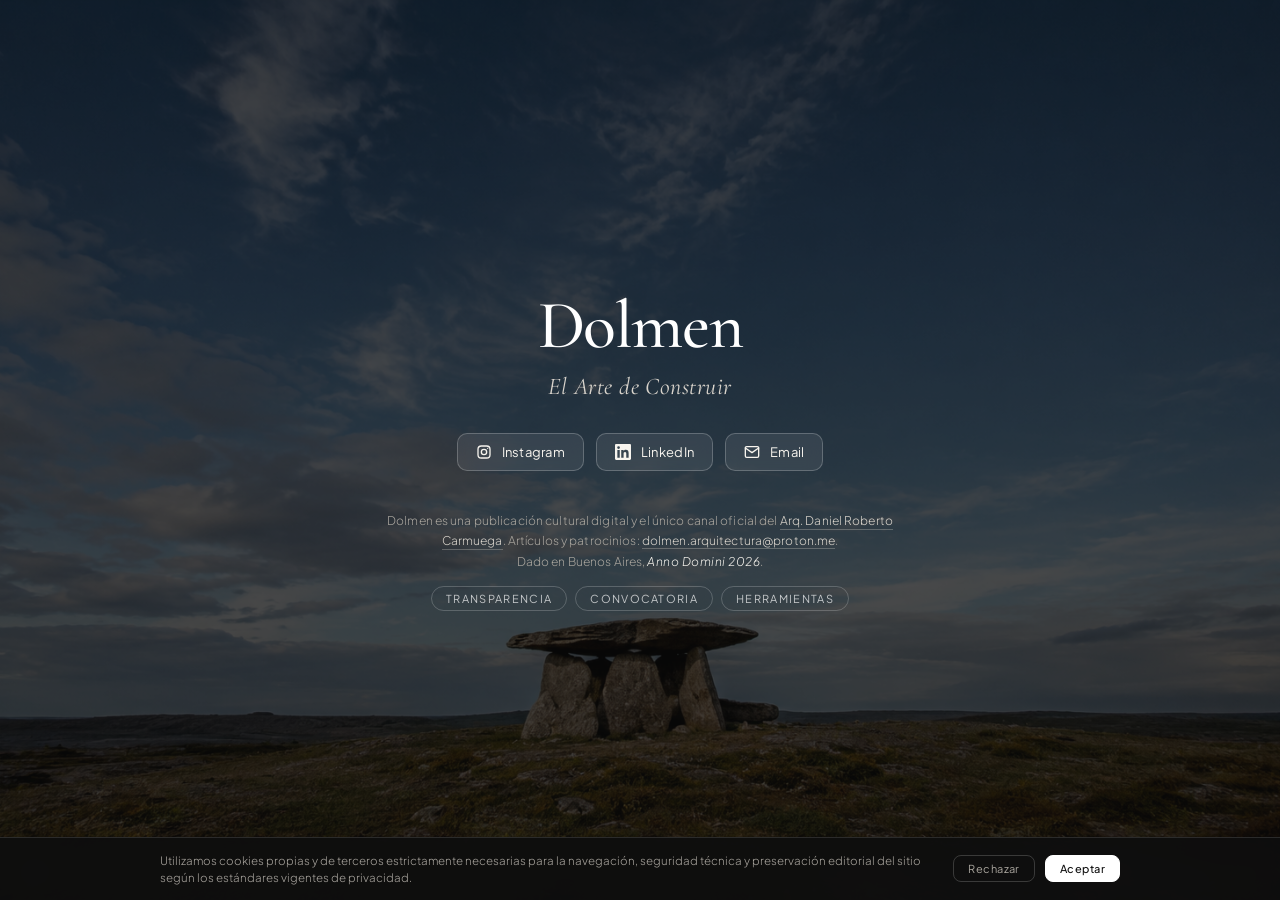
<file: index.html>
<!DOCTYPE html>
<html lang="es">
<head>
    <meta charset="UTF-8">
    <meta name="viewport" content="width=device-width, initial-scale=1.0">
    <title>Dolmen · El Arte de Construir</title>
    
    <!-- Tipografías: Cormorant Garamond y Plus Jakarta Sans -->
    <link rel="preconnect" href="https://fonts.googleapis.com">
    <link rel="preconnect" href="https://fonts.gstatic.com" crossorigin>
    <link href="https://fonts.googleapis.com/css2?family=Cormorant+Garamond:ital,wght@0,400;0,500;1,400&family=Plus+Jakarta+Sans:wght@300;400;500&display=swap" rel="stylesheet">
    
    <link rel="stylesheet" href="style.css">
    <style>
        /* =========================================
           BLOQUEO TOTAL DE SCROLL / PANTALLA FIJA
           ========================================= */
        html, body {
            height: 100%;
            height: 100dvh;
            margin: 0;
            padding: 0;
            overflow: hidden;
            position: fixed;
            width: 100%;
        }

        .hero-background {
            height: 100% !important;
            height: 100dvh !important;
            min-height: 100% !important;
            max-height: 100dvh !important;
            box-sizing: border-box;
            display: flex;
            flex-direction: column;
            justify-content: center;
            align-items: center;
            padding: 24px 20px;
            overflow: hidden;
        }

        .hero-contenido {
            display: flex;
            flex-direction: column;
            align-items: center;
            justify-content: center;
            text-align: center;
            width: 100%;
            max-width: 640px;
            margin: auto 0;
        }

        /* Enlace sutil al perfil del autor */
        .enlace-autor {
            color: #ffffff;
            text-decoration: none;
            border-bottom: 1px solid rgba(255, 255, 255, 0.3);
            padding-bottom: 1px;
            transition: border-color 0.2s ease, opacity 0.2s ease;
        }

        .enlace-autor:hover {
            border-color: #ffffff;
            opacity: 0.85;
        }

        .enlaces-secundarios {
            display: flex;
            justify-content: center;
            align-items: center;
            flex-wrap: wrap;
            gap: 8px;
            margin-top: 14px;
        }

        .enlace-transparencia {
            display: inline-block;
            font-size: 11px;
            letter-spacing: 0.12em;
            text-transform: uppercase;
            color: rgba(255, 255, 255, 0.7);
            border: 1px solid rgba(255, 255, 255, 0.2);
            padding: 5px 14px;
            border-radius: 20px;
            text-decoration: none;
            transition: all 0.25s ease;
        }

        .enlace-transparencia:hover {
            color: #ffffff;
            border-color: rgba(255, 255, 255, 0.55);
            background: rgba(255, 255, 255, 0.05);
        }

        /* Guiño inferior izquierdo idéntico en jerarquía a JC */
        .glifo-juego {
            position: absolute;
            bottom: 20px;
            left: 24px;
            z-index: 2;
            font-family: monospace;
            font-size: 11px;
            font-weight: 400;
            letter-spacing: 0.05em;
            color: #66635e;
            text-decoration: none;
            transition: color 0.2s ease;
        }

        .glifo-juego:hover {
            color: #d8d3cb;
        }

        /* Ajustes de escala proporcional para celulares */
        @media (max-width: 600px) {
            .hero-titulo {
                font-size: clamp(38px, 11vw, 52px) !important;
                margin-bottom: 4px !important;
            }

            .hero-subtitulo {
                font-size: 13px !important;
                letter-spacing: 0.25em !important;
                margin-bottom: 18px !important;
            }

            .contenedor-botones {
                gap: 10px !important;
                margin-bottom: 18px !important;
            }

            .btn-minimal {
                padding: 8px 14px !important;
                font-size: 12px !important;
            }

            .hero-credito {
                font-size: 11px !important;
                line-height: 1.55 !important;
                padding: 0 10px;
            }

            .enlaces-secundarios {
                margin-top: 10px;
                gap: 6px;
            }

            .enlace-transparencia {
                padding: 4px 10px;
                font-size: 9.5px;
                letter-spacing: 0.08em;
            }

            .firma-jc {
                bottom: 14px !important;
                right: 16px !important;
                font-size: 11px !important;
            }

            .glifo-juego {
                bottom: 14px !important;
                left: 16px !important;
                font-size: 11px !important;
            }
        }

        /* Banner de Cookies */
        .cookie-barra-full {
            position: fixed;
            bottom: 0;
            left: 0;
            width: 100%;
            background-color: rgba(14, 14, 14, 0.94);
            border-top: 1px solid rgba(255, 255, 255, 0.12);
            backdrop-filter: blur(12px);
            -webkit-backdrop-filter: blur(12px);
            z-index: 999;
            padding: 14px 20px;
            transition: transform 0.35s ease, opacity 0.35s ease;
        }

        .cookie-barra-full.cookie-oculta {
            opacity: 0;
            transform: translateY(100%);
            pointer-events: none;
        }

        .cookie-contenido {
            max-width: 960px;
            margin: 0 auto;
            display: flex;
            align-items: center;
            justify-content: space-between;
            gap: 20px;
        }

        .cookie-texto {
            font-size: 11.5px;
            line-height: 1.5;
            color: #a8a49d;
            font-weight: 300;
            margin: 0;
        }

        .cookie-acciones {
            display: flex;
            gap: 10px;
            flex-shrink: 0;
        }

        .cookie-btn {
            background: transparent;
            font-family: inherit;
            font-size: 11px;
            letter-spacing: 0.04em;
            padding: 6px 14px;
            border-radius: 8px;
            cursor: pointer;
            transition: all 0.2s ease;
        }

        .cookie-btn-rechazar {
            color: #a8a49d;
            border: 1px solid rgba(255, 255, 255, 0.18);
        }

        .cookie-btn-rechazar:hover {
            color: #ffffff;
            border-color: rgba(255, 255, 255, 0.4);
        }

        .cookie-btn-aceptar {
            background-color: #ffffff;
            color: #121212;
            border: 1px solid #ffffff;
            font-weight: 500;
        }

        .cookie-btn-aceptar:hover {
            background-color: #e5e0d8;
            border-color: #e5e0d8;
        }

        @media (max-width: 600px) {
            .cookie-barra-full {
                padding: 12px 16px;
            }
            .cookie-contenido {
                flex-direction: column;
                align-items: stretch;
                gap: 10px;
            }
            .cookie-acciones {
                justify-content: flex-end;
            }
        }
    </style>
</head>
<body>

    <div class="hero-background">
        <div class="hero-overlay"></div>

        <div class="hero-contenido">
            <h1 class="hero-titulo">Dolmen</h1>
            <p class="hero-subtitulo">El Arte de Construir</p>

            <div class="contenedor-botones">
                <!-- Instagram -->
                <a href="http://instagram.com/_dolmen" target="_blank" rel="noopener noreferrer" class="btn-minimal">
                    <svg class="icono-svg" xmlns="http://www.w3.org/2000/svg" viewBox="0 0 24 24" fill="none" stroke="currentColor" stroke-width="2" stroke-linecap="round" stroke-linejoin="round">
                        <rect x="3" y="3" width="18" height="18" rx="5"/>
                        <circle cx="12" cy="12" r="4"/>
                        <circle cx="17.5" cy="6.5" r="1" fill="currentColor" stroke="none"/>
                    </svg>
                    <span>Instagram</span>
                </a>

                <!-- LinkedIn -->
                <a href="https://www.linkedin.com/company/dolmen-el-arte-de-construir/?utm_source=chatgpt.com" target="_blank" rel="noopener noreferrer" class="btn-minimal">
                    <svg class="icono-svg" xmlns="http://www.w3.org/2000/svg" viewBox="0 0 24 24" fill="currentColor">
                        <path d="M20.447 20.452h-3.554v-5.569c0-1.328-.027-3.037-1.852-3.037-1.853 0-2.136 1.445-2.136 2.939v5.667H9.35V9h3.414v1.561h.049c.476-.9 1.637-1.85 3.37-1.85 3.601 0 4.267 2.37 4.267 5.455v6.286zM5.337 7.433a2.062 2.062 0 1 1 0-4.124 2.062 2.062 0 0 1 0 4.124zM7.119 20.452H3.555V9h3.564v11.452zM22.225 0H1.771C.792 0 0 .774 0 1.729v20.542C0 23.227.792 24 1.771 24h20.451C23.2 24 24 23.227 24 22.271V1.729C24 .774 23.2 0 22.222 0h.003z"/>
                    </svg>
                    <span>LinkedIn</span>
                </a>

                <!-- Email -->
                <a href="mailto:dolmen.arquitectura@proton.me" class="btn-minimal">
                    <svg class="icono-svg" xmlns="http://www.w3.org/2000/svg" viewBox="0 0 24 24" fill="none" stroke="currentColor" stroke-width="2" stroke-linecap="round" stroke-linejoin="round">
                        <path d="M4 4h16c1.1 0 2 .9 2 2v12c0 1.1-.9 2-2 2H4c-1.1 0-2-.9-2-2V6c0-1.1.9-2 2-2z"/>
                        <polyline points="22,6 12,13 2,6"/>
                    </svg>
                    <span>Email</span>
                </a>
            </div>

            <p class="hero-credito">
                Dolmen es una publicación cultural digital y el único canal oficial del <a href="daniel-carmuega.html" class="enlace-autor">Arq. Daniel Roberto Carmuega</a>. Artículos y patrocinios: <a href="mailto:dolmen.arquitectura@proton.me">dolmen.arquitectura@proton.me</a>.<br>
                Dado en Buenos Aires, <span class="destello-anno">Anno Domini 2026</span>.
            </p>

            <div class="enlaces-secundarios">
                <a href="transparencia.html" class="enlace-transparencia">Transparencia</a>
                <a href="convocatoria.html" class="enlace-transparencia">Convocatoria</a>
                <a href="herramientas.html" class="enlace-transparencia">Herramientas</a>
            </div>
        </div>

        <!-- Guiño inferior izquierdo -->
        <a href="game.html" class="glifo-juego" aria-label="▀▄▀">▀▄▀</a>

        <!-- Firma inferior -->
        <a href="https://www.josecarmuega.com" target="_blank" rel="noopener noreferrer" class="firma-jc">JC</a>
    </div>

    <!-- Barra inferior completa de Cookies / Privacidad -->
    <div id="cookie-banner" class="cookie-barra-full">
        <div class="cookie-contenido">
            <p class="cookie-texto">
                Utilizamos cookies propias y de terceros estrictamente necesarias para la navegación, seguridad técnica y preservación editorial del sitio según los estándares vigentes de privacidad.
            </p>
            <div class="cookie-acciones">
                <button type="button" class="cookie-btn cookie-btn-rechazar" onclick="gestionarCookies('rejected')">Rechazar</button>
                <button type="button" class="cookie-btn cookie-btn-aceptar" onclick="gestionarCookies('accepted')">Aceptar</button>
            </div>
        </div>
    </div>

    <script>
        function gestionarCookies(estado) {
            localStorage.setItem('dolmen_cookies_consent', estado);
            const banner = document.getElementById('cookie-banner');
            if (banner) {
                banner.classList.add('cookie-oculta');
                setTimeout(() => { banner.style.display = 'none'; }, 350);
            }
        }

        // Si ya interactuó con el banner antes, no lo muestra
        document.addEventListener('DOMContentLoaded', () => {
            if (localStorage.getItem('dolmen_cookies_consent')) {
                const banner = document.getElementById('cookie-banner');
                if (banner) banner.style.display = 'none';
            }
        });
    </script>

</body>
</html>
</file>
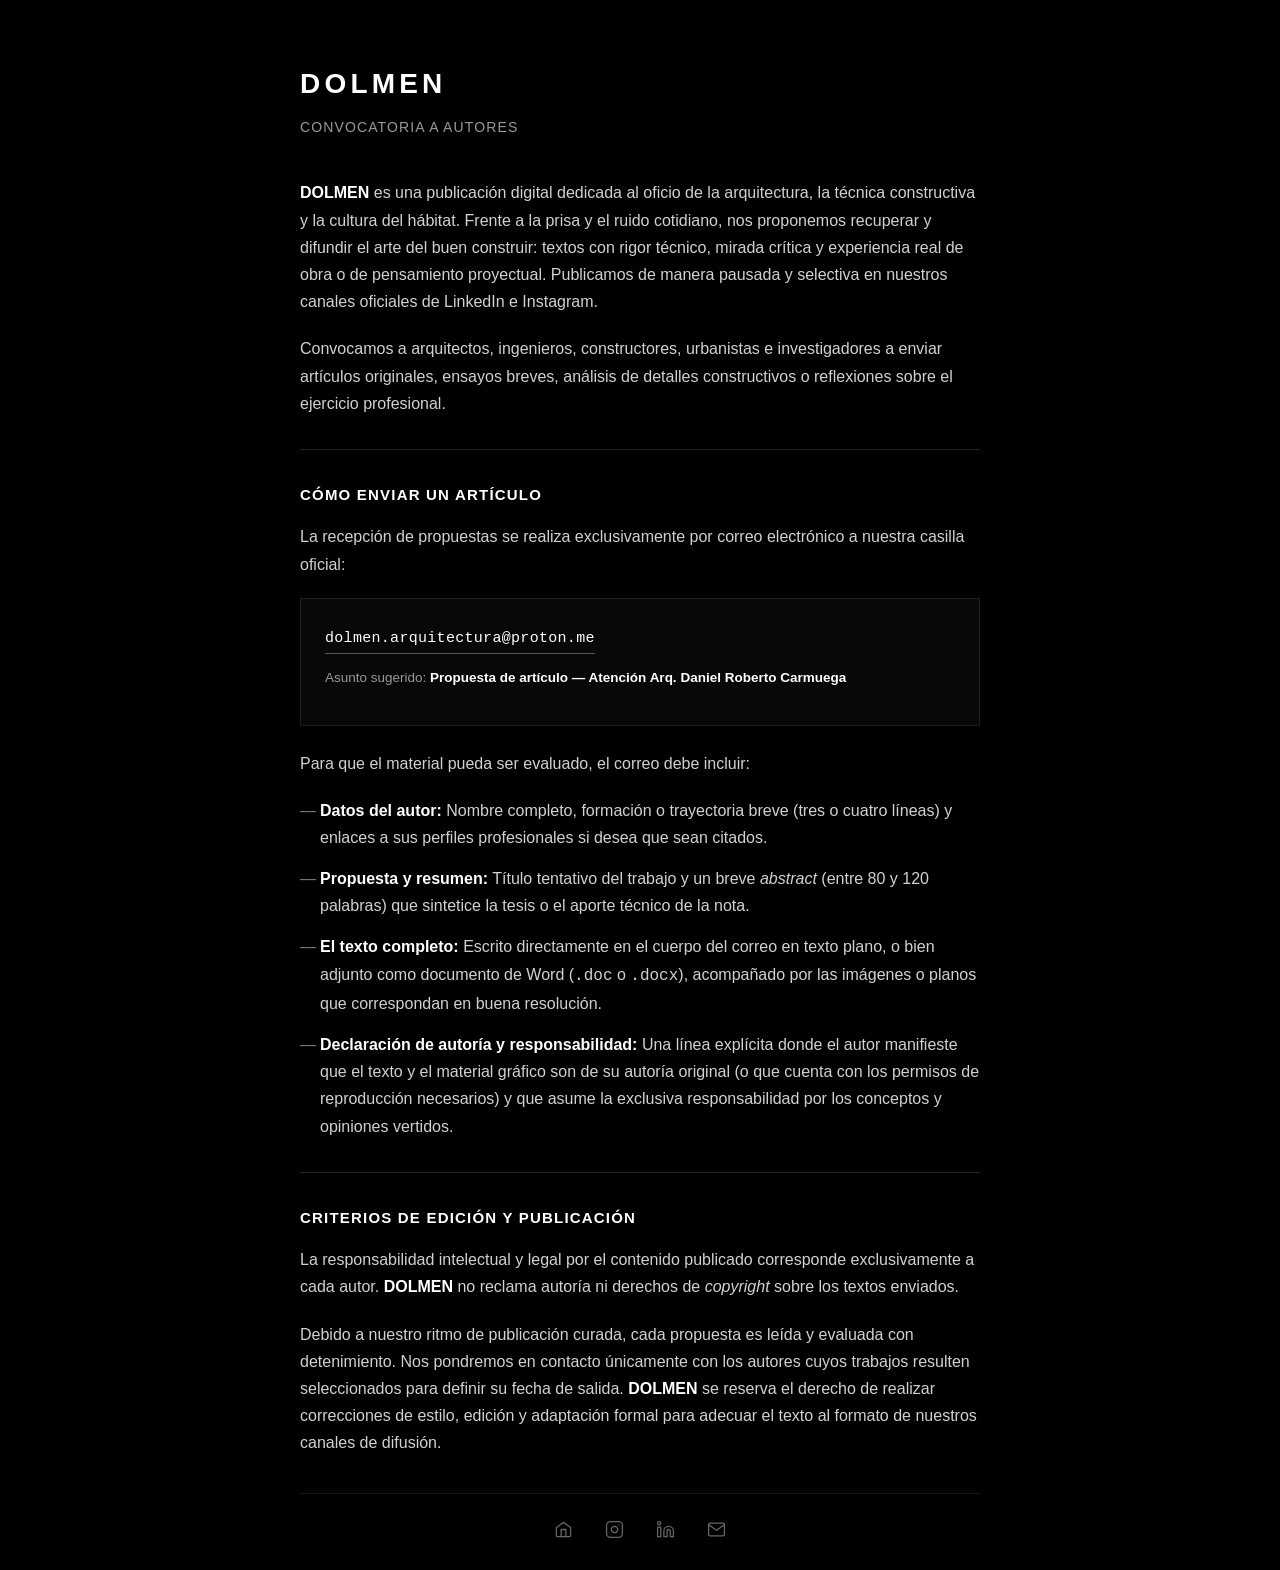
<file: convocatoria.html>
<!DOCTYPE html>
<html lang="es">
<head>
  <meta charset="UTF-8">
  <meta name="viewport" content="width=device-width, initial-scale=1.0">
  <title>DOLMEN | Convocatoria a autores</title>
  <style>
    * {
      box-sizing: border-box;
      margin: 0;
      padding: 0;
    }

    body {
      background-color: #000000;
      color: #e5e5e5;
      font-family: -apple-system, BlinkMacSystemFont, "Segoe UI", Roboto, Helvetica, Arial, sans-serif;
      font-size: 16px;
      line-height: 1.7;
      padding: 60px 24px 28px;
      display: flex;
      justify-content: center;
      -webkit-font-smoothing: antialiased;
      -moz-osx-font-smoothing: grayscale;
    }

    .container {
      width: 100%;
      max-width: 680px;
    }

    header {
      margin-bottom: 40px;
    }

    h1 {
      font-size: 28px;
      font-weight: 700;
      letter-spacing: 0.15em;
      color: #ffffff;
      text-transform: uppercase;
      margin-bottom: 8px;
    }

    .subtitle {
      font-size: 14px;
      font-weight: 500;
      letter-spacing: 0.08em;
      text-transform: uppercase;
      color: #999999;
    }

    hr {
      border: 0;
      border-top: 1px solid #222222;
      margin: 32px 0;
    }

    h2 {
      font-size: 15px;
      font-weight: 600;
      letter-spacing: 0.08em;
      text-transform: uppercase;
      color: #ffffff;
      margin-bottom: 16px;
    }

    p {
      color: #d1d1d1;
      margin-bottom: 20px;
      font-weight: 400;
    }

    strong {
      color: #ffffff;
      font-weight: 600;
    }

    em {
      font-style: italic;
    }

    .nowrap {
      white-space: nowrap;
    }

    ul {
      list-style: none;
      margin-bottom: 20px;
    }

    li {
      position: relative;
      padding-left: 20px;
      margin-bottom: 14px;
      color: #d1d1d1;
      font-weight: 400;
    }

    li::before {
      content: "—";
      position: absolute;
      left: 0;
      color: #777777;
    }

    .contact-block {
      background-color: #080808;
      border: 1px solid #1f1f1f;
      padding: 24px;
      margin-top: 20px;
      margin-bottom: 24px;
    }

    .contact-block p {
      margin-bottom: 12px;
    }

    .email-link {
      display: inline-block;
      color: #ffffff;
      text-decoration: none;
      font-family: monospace;
      font-size: 15px;
      letter-spacing: 0.02em;
      border-bottom: 1px solid #555555;
      padding-bottom: 2px;
      transition: border-color 0.2s ease, color 0.2s ease;
    }

    .email-link:hover {
      border-color: #ffffff;
      color: #ffffff;
    }

    .subject-note {
      font-size: 13.5px;
      color: #999999;
      margin-top: 14px;
      margin-bottom: 0;
      line-height: 1.5;
    }

    footer {
      margin-top: 36px;
      padding-top: 20px;
      border-top: 1px solid #161616;
      display: flex;
      justify-content: center;
      align-items: center;
      gap: 20px;
    }

    .footer-link {
      display: inline-flex;
      align-items: center;
      justify-content: center;
      color: #666666;
      text-decoration: none;
      transition: color 0.2s ease, transform 0.2s ease;
      padding: 6px;
    }

    .footer-link:hover {
      color: #ffffff;
      transform: translateY(-1px);
    }

    .footer-link svg {
      width: 19px;
      height: 19px;
      stroke-width: 1.6;
    }

    @media (max-width: 600px) {
      body {
        padding: 40px 20px 28px;
      }
    }
  </style>
</head>
<body>

  <main class="container">
    <header>
      <h1>DOLMEN</h1>
      <div class="subtitle">Convocatoria a autores</div>
    </header>

    <section>
      <p>
        <strong>DOLMEN</strong> es una publicación digital dedicada al oficio de la arquitectura, la técnica constructiva y la cultura del hábitat. Frente a la prisa y el ruido cotidiano, nos proponemos recuperar y difundir el arte del buen construir: textos con rigor técnico, mirada crítica y experiencia real de obra o de pensamiento proyectual. Publicamos de manera pausada y selectiva en nuestros canales oficiales de LinkedIn e Instagram.
      </p>
      <p>
        Convocamos a arquitectos, ingenieros, constructores, urbanistas e investigadores a enviar artículos originales, ensayos breves, análisis de detalles constructivos o reflexiones sobre el ejercicio profesional.
      </p>
    </section>

    <hr>

    <section>
      <h2>Cómo enviar un artículo</h2>
      <p>
        La recepción de propuestas se realiza exclusivamente por correo electrónico a nuestra casilla oficial:
      </p>

      <div class="contact-block">
        <a class="email-link" href="mailto:dolmen.arquitectura@proton.me?subject=Propuesta%20de%20art%C3%ADculo%20%E2%80%94%20Atenci%C3%B3n%20Arq.%20Daniel%20Roberto%20Carmuega">dolmen.arquitectura@proton.me</a>
        <p class="subject-note">
          Asunto sugerido: <strong>Propuesta de artículo — Atención <span class="nowrap">Arq. Daniel Roberto Carmuega</span></strong>
        </p>
      </div>

      <p>
        Para que el material pueda ser evaluado, el correo debe incluir:
      </p>

      <ul>
        <li>
          <strong>Datos del autor:</strong> Nombre completo, formación o trayectoria breve (tres o cuatro líneas) y enlaces a sus perfiles profesionales si desea que sean citados.
        </li>
        <li>
          <strong>Propuesta y resumen:</strong> Título tentativo del trabajo y un breve <em>abstract</em> (entre 80 y 120 palabras) que sintetice la tesis o el aporte técnico de la nota.
        </li>
        <li>
          <strong>El texto completo:</strong> Escrito directamente en el cuerpo del correo en texto plano, o bien adjunto como documento de Word (<code>.doc</code> o <code>.docx</code>), acompañado por las imágenes o planos que correspondan en buena resolución.
        </li>
        <li>
          <strong>Declaración de autoría y responsabilidad:</strong> Una línea explícita donde el autor manifieste que el texto y el material gráfico son de su autoría original (o que cuenta con los permisos de reproducción necesarios) y que asume la exclusiva responsabilidad por los conceptos y opiniones vertidos.
        </li>
      </ul>
    </section>

    <hr>

    <section>
      <h2>Criterios de edición y publicación</h2>
      <p>
        La responsabilidad intelectual y legal por el contenido publicado corresponde exclusivamente a cada autor. <strong>DOLMEN</strong> no reclama autoría ni derechos de <em>copyright</em> sobre los textos enviados.
      </p>
      <p>
        Debido a nuestro ritmo de publicación curada, cada propuesta es leída y evaluada con detenimiento. Nos pondremos en contacto únicamente con los autores cuyos trabajos resulten seleccionados para definir su fecha de salida. <strong>DOLMEN</strong> se reserva el derecho de realizar correcciones de estilo, edición y adaptación formal para adecuar el texto al formato de nuestros canales de difusión.
      </p>
    </section>

    <footer>
      <!-- Home -->
      <a class="footer-link" href="/" aria-label="Inicio">
        <svg xmlns="http://www.w3.org/2000/svg" viewBox="0 0 24 24" fill="none" stroke="currentColor" stroke-linecap="round" stroke-linejoin="round">
          <path d="M3 9.5L12 3l9 6.5V20a1 1 0 0 1-1 1H4a1 1 0 0 1-1-1V9.5z"/>
          <polyline points="9 21 9 12 15 12 15 21"/>
        </svg>
      </a>

      <!-- Instagram -->
      <a class="footer-link" href="https://instagram.com/_dolmen" target="_blank" rel="noopener noreferrer" aria-label="Instagram">
        <svg xmlns="http://www.w3.org/2000/svg" viewBox="0 0 24 24" fill="none" stroke="currentColor" stroke-linecap="round" stroke-linejoin="round">
          <rect x="2" y="2" width="20" height="20" rx="5" ry="5"/>
          <path d="M16 11.37A4 4 0 1 1 12.63 8 4 4 0 0 1 16 11.37z"/>
          <line x1="17.5" y1="6.5" x2="17.51" y2="6.5"/>
        </svg>
      </a>

      <!-- LinkedIn -->
      <a class="footer-link" href="https://www.linkedin.com/company/dolmen-arquitectura" target="_blank" rel="noopener noreferrer" aria-label="LinkedIn">
        <svg xmlns="http://www.w3.org/2000/svg" viewBox="0 0 24 24" fill="none" stroke="currentColor" stroke-linecap="round" stroke-linejoin="round">
          <path d="M16 8a6 6 0 0 1 6 6v7h-4v-7a2 2 0 0 0-2-2 2 2 0 0 0-2 2v7h-4v-7a6 6 0 0 1 6-6z"/>
          <rect x="2" y="9" width="4" height="12"/>
          <circle cx="4" cy="4" r="2"/>
        </svg>
      </a>

      <!-- Email -->
      <a class="footer-link" href="mailto:dolmen.arquitectura@proton.me" aria-label="Email">
        <svg xmlns="http://www.w3.org/2000/svg" viewBox="0 0 24 24" fill="none" stroke="currentColor" stroke-linecap="round" stroke-linejoin="round">
          <path d="M4 4h16c1.1 0 2 .9 2 2v12c0 1.1-.9 2-2 2H4c-1.1 0-2-.9-2-2V6c0-1.1.9-2 2-2z"/>
          <polyline points="22,6 12,13 2,6"/>
        </svg>
      </a>
    </footer>
  </main>

</body>
</html>
</file>
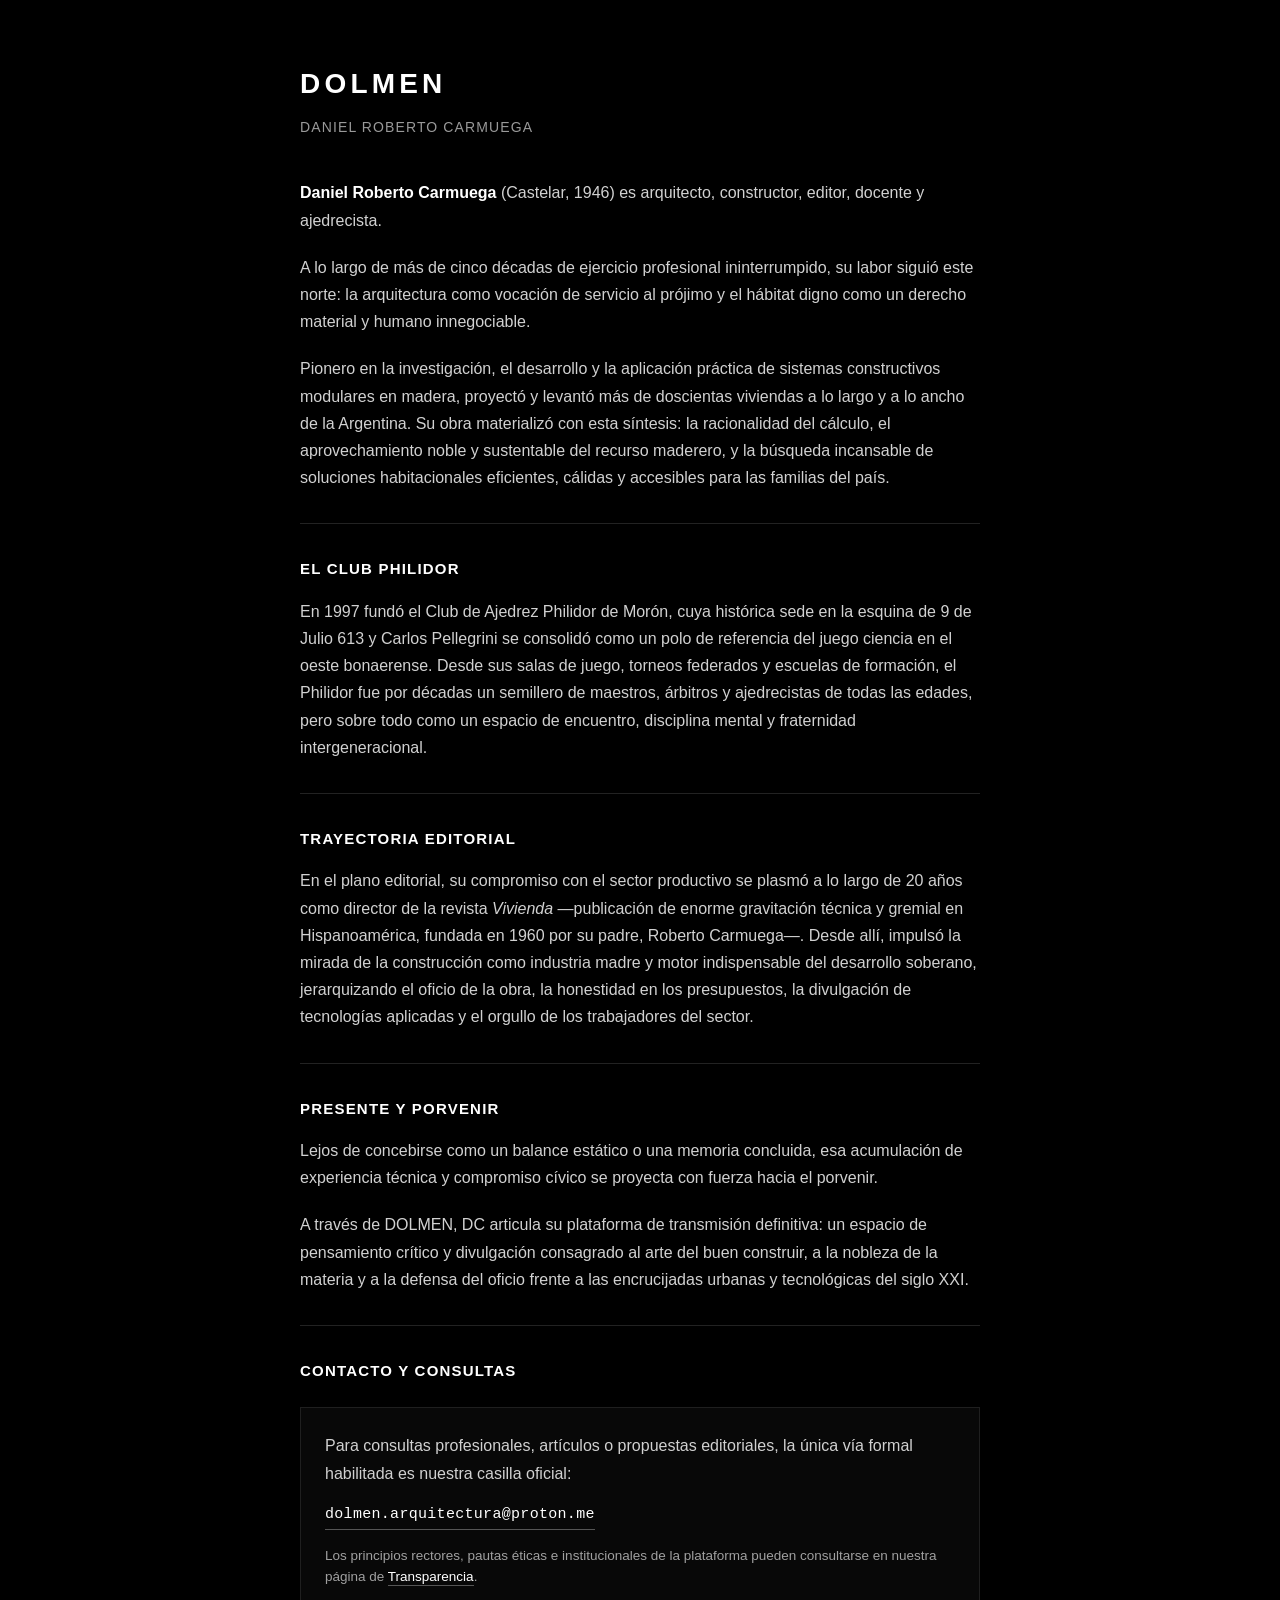
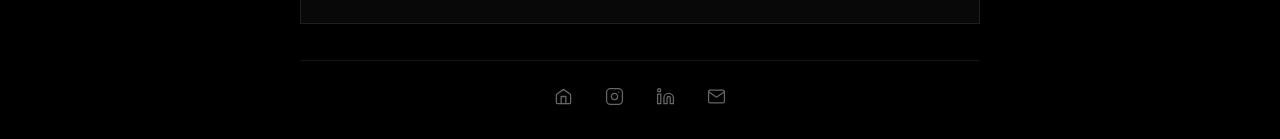
<file: daniel-carmuega.html>
<!DOCTYPE html>
<html lang="es">
<head>
  <meta charset="UTF-8">
  <meta name="viewport" content="width=device-width, initial-scale=1.0">
  <title>DOLMEN | Daniel Roberto Carmuega</title>
  <style>
    * {
      box-sizing: border-box;
      margin: 0;
      padding: 0;
    }

    body {
      background-color: #000000;
      color: #e5e5e5;
      font-family: -apple-system, BlinkMacSystemFont, "Segoe UI", Roboto, Helvetica, Arial, sans-serif;
      font-size: 16px;
      line-height: 1.7;
      padding: 60px 24px 28px;
      display: flex;
      justify-content: center;
      -webkit-font-smoothing: antialiased;
      -moz-osx-font-smoothing: grayscale;
    }

    .container {
      width: 100%;
      max-width: 680px;
    }

    header {
      margin-bottom: 40px;
    }

    h1 {
      font-size: 28px;
      font-weight: 700;
      letter-spacing: 0.15em;
      color: #ffffff;
      text-transform: uppercase;
      margin-bottom: 8px;
    }

    .subtitle {
      font-size: 14px;
      font-weight: 500;
      letter-spacing: 0.08em;
      text-transform: uppercase;
      color: #999999;
    }

    hr {
      border: 0;
      border-top: 1px solid #222222;
      margin: 32px 0;
    }

    h2 {
      font-size: 15px;
      font-weight: 600;
      letter-spacing: 0.08em;
      text-transform: uppercase;
      color: #ffffff;
      margin-bottom: 16px;
    }

    p {
      color: #d1d1d1;
      margin-bottom: 20px;
      font-weight: 400;
    }

    strong {
      color: #ffffff;
      font-weight: 600;
    }

    .nowrap {
      white-space: nowrap;
    }

    .inline-link {
      color: #ffffff;
      text-decoration: none;
      border-bottom: 1px solid #555555;
      padding-bottom: 1px;
      transition: border-color 0.2s ease;
    }

    .inline-link:hover {
      border-color: #ffffff;
    }

    .contact-block {
      background-color: #080808;
      border: 1px solid #1f1f1f;
      padding: 24px;
      margin-top: 24px;
      margin-bottom: 20px;
    }

    .contact-block p {
      margin-bottom: 12px;
    }

    .email-link {
      display: inline-block;
      color: #ffffff;
      text-decoration: none;
      font-family: monospace;
      font-size: 15px;
      letter-spacing: 0.02em;
      border-bottom: 1px solid #555555;
      padding-bottom: 2px;
      transition: border-color 0.2s ease, color 0.2s ease;
    }

    .email-link:hover {
      border-color: #ffffff;
      color: #ffffff;
    }

    .disclaimer {
      font-size: 13.5px;
      color: #a0a0a0;
      margin-top: 16px;
      margin-bottom: 0;
      line-height: 1.5;
    }

    footer {
      margin-top: 36px;
      padding-top: 20px;
      border-top: 1px solid #161616;
      display: flex;
      justify-content: center;
      align-items: center;
      gap: 20px;
    }

    .footer-link {
      display: inline-flex;
      align-items: center;
      justify-content: center;
      color: #666666;
      text-decoration: none;
      transition: color 0.2s ease, transform 0.2s ease;
      padding: 6px;
    }

    .footer-link:hover {
      color: #ffffff;
      transform: translateY(-1px);
    }

    .footer-link svg {
      width: 19px;
      height: 19px;
      stroke-width: 1.6;
    }
  </style>
</head>
<body>

  <main class="container">
    <header>
      <h1>DOLMEN</h1>
      <div class="subtitle">Daniel Roberto Carmuega</div>
    </header>

    <section>
      <p>
        <strong>Daniel Roberto Carmuega</strong> (Castelar, 1946) es arquitecto, constructor, editor, docente y ajedrecista.
      </p>
      <p>
        A lo largo de más de cinco décadas de ejercicio profesional ininterrumpido, su labor siguió este norte: la arquitectura como vocación de servicio al prójimo y el hábitat digno como un derecho material y humano innegociable.
      </p>
      <p>
        Pionero en la investigación, el desarrollo y la aplicación práctica de sistemas constructivos modulares en madera, proyectó y levantó más de doscientas viviendas a lo largo y a lo ancho de la Argentina. Su obra materializó con esta síntesis: la racionalidad del cálculo, el aprovechamiento noble y sustentable del recurso maderero, y la búsqueda incansable de soluciones habitacionales eficientes, cálidas y accesibles para las familias del país.
      </p>
    </section>

    <hr>

    <section>
      <h2>El Club Philidor</h2>
      <p>
        En 1997 fundó el Club de Ajedrez Philidor de Morón, cuya histórica sede en la esquina de 9 de Julio 613 y Carlos Pellegrini se consolidó como un polo de referencia del juego ciencia en el oeste bonaerense. Desde sus salas de juego, torneos federados y escuelas de formación, el Philidor fue por décadas un semillero de maestros, árbitros y ajedrecistas de todas las edades, pero sobre todo como un espacio de encuentro, disciplina mental y fraternidad intergeneracional.
      </p>
    </section>

    <hr>

    <section>
      <h2>Trayectoria editorial</h2>
      <p>
        En el plano editorial, su compromiso con el sector productivo se plasmó a lo largo de 20 años como director de la revista <em>Vivienda</em> —publicación de enorme gravitación técnica y gremial en Hispanoamérica, fundada en 1960 por su padre, Roberto Carmuega—. Desde allí, impulsó la mirada de la construcción como industria madre y motor indispensable del desarrollo soberano, jerarquizando el oficio de la obra, la honestidad en los presupuestos, la divulgación de tecnologías aplicadas y el orgullo de los trabajadores del sector.
      </p>
    </section>

    <hr>

    <section>
      <h2>Presente y porvenir</h2>
      <p>
        Lejos de concebirse como un balance estático o una memoria concluida, esa acumulación de experiencia técnica y compromiso cívico se proyecta con fuerza hacia el porvenir.
      </p>
      <p>
        A través de DOLMEN, DC articula su plataforma de transmisión definitiva: un espacio de pensamiento crítico y divulgación consagrado al arte del buen construir, a la nobleza de la materia y a la defensa del oficio frente a las encrucijadas urbanas y tecnológicas del siglo XXI.
      </p>
    </section>

    <hr>

    <section>
      <h2>Contacto y consultas</h2>
      <div class="contact-block">
        <p>
          Para consultas profesionales, artículos o propuestas editoriales, la única vía formal habilitada es nuestra casilla oficial:
        </p>
        <a class="email-link" href="mailto:dolmen.arquitectura@proton.me">dolmen.arquitectura@proton.me</a>
        <p class="disclaimer">
          Los principios rectores, pautas éticas e institucionales de la plataforma pueden consultarse en nuestra página de <a class="inline-link" href="transparencia.html">Transparencia</a>.
        </p>
      </div>
    </section>

    <footer>
      <!-- Home -->
      <a class="footer-link" href="/" aria-label="Inicio">
        <svg xmlns="http://www.w3.org/2000/svg" viewBox="0 0 24 24" fill="none" stroke="currentColor" stroke-linecap="round" stroke-linejoin="round">
          <path d="M3 9.5L12 3l9 6.5V20a1 1 0 0 1-1 1H4a1 1 0 0 1-1-1V9.5z"/>
          <polyline points="9 21 9 12 15 12 15 21"/>
        </svg>
      </a>

      <!-- Instagram -->
      <a class="footer-link" href="https://instagram.com/_dolmen" target="_blank" rel="noopener noreferrer" aria-label="Instagram">
        <svg xmlns="http://www.w3.org/2000/svg" viewBox="0 0 24 24" fill="none" stroke="currentColor" stroke-linecap="round" stroke-linejoin="round">
          <rect x="2" y="2" width="20" height="20" rx="5" ry="5"/>
          <path d="M16 11.37A4 4 0 1 1 12.63 8 4 4 0 0 1 16 11.37z"/>
          <line x1="17.5" y1="6.5" x2="17.51" y2="6.5"/>
        </svg>
      </a>

      <!-- LinkedIn -->
      <a class="footer-link" href="https://www.linkedin.com/company/dolmen-arquitectura" target="_blank" rel="noopener noreferrer" aria-label="LinkedIn">
        <svg xmlns="http://www.w3.org/2000/svg" viewBox="0 0 24 24" fill="none" stroke="currentColor" stroke-linecap="round" stroke-linejoin="round">
          <path d="M16 8a6 6 0 0 1 6 6v7h-4v-7a2 2 0 0 0-2-2 2 2 0 0 0-2 2v7h-4v-7a6 6 0 0 1 6-6z"/>
          <rect x="2" y="9" width="4" height="12"/>
          <circle cx="4" cy="4" r="2"/>
        </svg>
      </a>

      <!-- Email -->
      <a class="footer-link" href="mailto:dolmen.arquitectura@proton.me" aria-label="Email">
        <svg xmlns="http://www.w3.org/2000/svg" viewBox="0 0 24 24" fill="none" stroke="currentColor" stroke-linecap="round" stroke-linejoin="round">
          <path d="M4 4h16c1.1 0 2 .9 2 2v12c0 1.1-.9 2-2 2H4c-1.1 0-2-.9-2-2V6c0-1.1.9-2 2-2z"/>
          <polyline points="22,6 12,13 2,6"/>
        </svg>
      </a>
    </footer>
  </main>

</body>
</html>
</file>
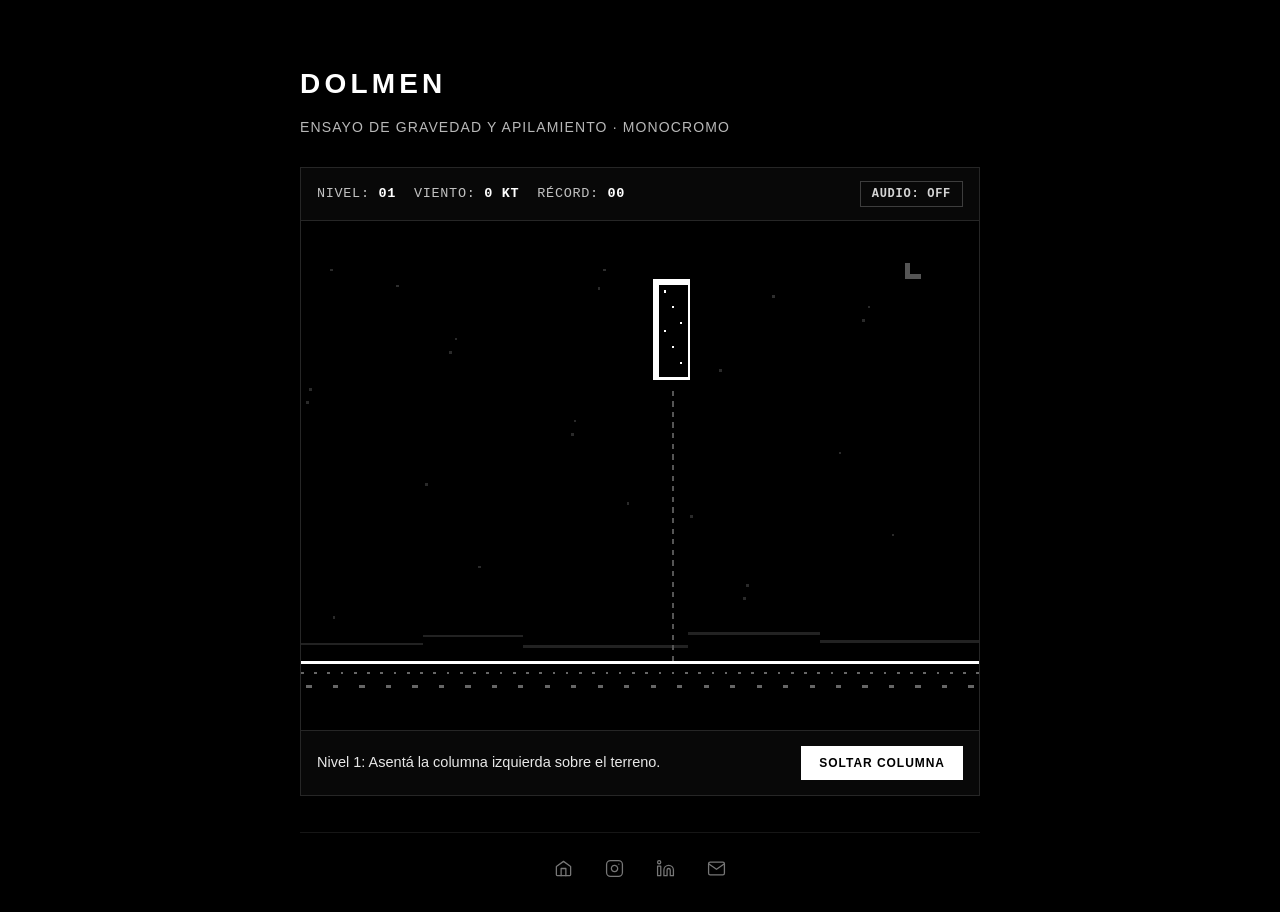
<file: game.html>
<!DOCTYPE html>
<html lang="es">
<head>
  <meta charset="UTF-8">
  <meta name="viewport" content="width=device-width, initial-scale=1.0, maximum-scale=1.0, user-scalable=no">
  <title>DOLMEN | Torre Megalítica</title>
  <style>
    * {
      box-sizing: border-box;
      margin: 0;
      padding: 0;
      -webkit-tap-highlight-color: transparent;
    }

    body {
      background-color: #000000;
      color: #f0f0f0;
      font-family: -apple-system, BlinkMacSystemFont, "Segoe UI", Roboto, Helvetica, Arial, sans-serif;
      font-size: 16px;
      line-height: 1.7;
      padding: 60px 24px 28px;
      display: flex;
      justify-content: center;
      -webkit-font-smoothing: antialiased;
      -moz-osx-font-smoothing: grayscale;
    }

    .container {
      width: 100%;
      max-width: 680px;
    }

    header {
      margin-bottom: 28px;
    }

    h1 {
      font-size: 28px;
      font-weight: 700;
      letter-spacing: 0.15em;
      color: #ffffff;
      text-transform: uppercase;
      margin-bottom: 8px;
    }

    .subtitle {
      font-size: 14px;
      font-weight: 500;
      letter-spacing: 0.08em;
      text-transform: uppercase;
      color: #b8b8b8;
    }

    /* Barra superior técnica con alta legibilidad */
    .game-hud {
      display: flex;
      justify-content: space-between;
      align-items: center;
      flex-wrap: wrap;
      gap: 10px;
      background-color: #080808;
      border: 1px solid #262626;
      border-bottom: 0;
      padding: 13px 16px;
      font-family: "Courier New", Courier, monospace;
      font-size: 13.5px;
      letter-spacing: 0.05em;
      text-transform: uppercase;
      color: #c2c2c2;
    }

    .hud-stats {
      display: flex;
      flex-wrap: wrap;
      gap: 18px;
    }

    .hud-stats strong {
      color: #ffffff;
      font-weight: 700;
    }

    .sound-btn {
      background: transparent;
      border: 1px solid #3d3d3d;
      color: #d4d4d4;
      font-family: inherit;
      font-size: 12px;
      font-weight: 600;
      letter-spacing: 0.06em;
      text-transform: uppercase;
      padding: 5px 11px;
      cursor: pointer;
      transition: all 0.2s ease;
    }

    .sound-btn:hover {
      border-color: #ffffff;
      color: #ffffff;
    }

    /* Visor Monocromo 1-Bit */
    .canvas-frame {
      position: relative;
      width: 100%;
      background-color: #000000;
      border: 1px solid #262626;
      overflow: hidden;
      touch-action: manipulation;
      user-select: none;
    }

    canvas {
      display: block;
      width: 100%;
      height: auto;
      aspect-ratio: 4 / 3;
      image-rendering: pixelated;
      image-rendering: crisp-edges;
      cursor: pointer;
    }

    /* Pie de control bajo el visor */
    .game-caption {
      background-color: #080808;
      border: 1px solid #262626;
      border-top: 0;
      padding: 15px 16px;
      display: flex;
      justify-content: space-between;
      align-items: center;
      gap: 14px;
      font-size: 14.5px;
      line-height: 1.45;
      color: #e8e8e8;
    }

    .action-pill {
      background-color: #ffffff;
      color: #000000;
      border: 0;
      font-family: inherit;
      font-size: 12px;
      font-weight: 700;
      letter-spacing: 0.08em;
      text-transform: uppercase;
      padding: 10px 18px;
      cursor: pointer;
      flex-shrink: 0;
      transition: background-color 0.2s ease;
    }

    .action-pill:hover {
      background-color: #d4d4d4;
    }

    /* Pie institucional idéntico a transparencia.html */
    footer {
      margin-top: 36px;
      padding-top: 20px;
      border-top: 1px solid #161616;
      display: flex;
      justify-content: center;
      align-items: center;
      gap: 20px;
    }

    .footer-link {
      display: inline-flex;
      align-items: center;
      justify-content: center;
      color: #777777;
      text-decoration: none;
      transition: color 0.2s ease, transform 0.2s ease;
      padding: 6px;
    }

    .footer-link:hover {
      color: #ffffff;
      transform: translateY(-1px);
    }

    .footer-link svg {
      width: 19px;
      height: 19px;
      stroke-width: 1.6;
    }

    @media (max-width: 600px) {
      body {
        padding: 36px 18px 24px;
      }
      .game-hud {
        font-size: 12px;
        padding: 10px 12px;
      }
      .hud-stats {
        gap: 12px;
      }
      .game-caption {
        flex-direction: column;
        align-items: stretch;
        text-align: center;
        gap: 12px;
        font-size: 14px;
      }
    }
  </style>
</head>
<body>

  <main class="container">
    <header>
      <h1>DOLMEN</h1>
      <div class="subtitle">Ensayo de gravedad y apilamiento · Monocromo</div>
    </header>

    <div class="game-hud">
      <div class="hud-stats">
        <span>NIVEL: <strong id="hud-level">01</strong></span>
        <span>VIENTO: <strong id="hud-wind">0 KT</strong></span>
        <span>RÉCORD: <strong id="hud-best">00</strong></span>
      </div>
      <button type="button" class="sound-btn" id="sound-toggle">AUDIO: OFF</button>
    </div>

    <div class="canvas-frame">
      <canvas id="mono-canvas" width="256" height="192"></canvas>
    </div>

    <div class="game-caption">
      <span id="status-text">Asentá la columna izquierda sobre la base.</span>
      <button type="button" class="action-pill" id="action-btn">Soltar piedra</button>
    </div>

    <footer>
      <!-- Home -->
      <a class="footer-link" href="/" aria-label="Inicio">
        <svg xmlns="http://www.w3.org/2000/svg" viewBox="0 0 24 24" fill="none" stroke="currentColor" stroke-linecap="round" stroke-linejoin="round">
          <path d="M3 9.5L12 3l9 6.5V20a1 1 0 0 1-1 1H4a1 1 0 0 1-1-1V9.5z"/>
          <polyline points="9 21 9 12 15 12 15 21"/>
        </svg>
      </a>

      <!-- Instagram -->
      <a class="footer-link" href="https://instagram.com/_dolmen" target="_blank" rel="noopener noreferrer" aria-label="Instagram">
        <svg xmlns="http://www.w3.org/2000/svg" viewBox="0 0 24 24" fill="none" stroke="currentColor" stroke-linecap="round" stroke-linejoin="round">
          <rect x="2" y="2" width="20" height="20" rx="5" ry="5"/>
          <path d="M16 11.37A4 4 0 1 1 12.63 8 4 4 0 0 1 16 11.37z"/>
          <line x1="17.5" y1="6.5" x2="17.51" y2="6.5"/>
        </svg>
      </a>

      <!-- LinkedIn -->
      <a class="footer-link" href="https://www.linkedin.com/company/dolmen-arquitectura" target="_blank" rel="noopener noreferrer" aria-label="LinkedIn">
        <svg xmlns="http://www.w3.org/2000/svg" viewBox="0 0 24 24" fill="none" stroke="currentColor" stroke-linecap="round" stroke-linejoin="round">
          <path d="M16 8a6 6 0 0 1 6 6v7h-4v-7a2 2 0 0 0-2-2 2 2 0 0 0-2 2v7h-4v-7a6 6 0 0 1 6-6z"/>
          <rect x="2" y="9" width="4" height="12"/>
          <circle cx="4" cy="4" r="2"/>
        </svg>
      </a>

      <!-- Email -->
      <a class="footer-link" href="mailto:dolmen.arquitectura@proton.me" aria-label="Email">
        <svg xmlns="http://www.w3.org/2000/svg" viewBox="0 0 24 24" fill="none" stroke="currentColor" stroke-linecap="round" stroke-linejoin="round">
          <path d="M4 4h16c1.1 0 2 .9 2 2v12c0 1.1-.9 2-2 2H4c-1.1 0-2-.9-2-2V6c0-1.1.9-2 2-2z"/>
          <polyline points="22,6 12,13 2,6"/>
        </svg>
      </a>
    </footer>
  </main>

  <script>
    (function () {
      const canvas = document.getElementById('mono-canvas');
      const ctx = canvas.getContext('2d');
      const W = 256;
      const H = 192;
      const groundY = 166;

      const hudLevel = document.getElementById('hud-level');
      const hudWind = document.getElementById('hud-wind');
      const hudBest = document.getElementById('hud-best');
      const statusText = document.getElementById('status-text');
      const actionBtn = document.getElementById('action-btn');
      const soundToggle = document.getElementById('sound-toggle');

      // Audio sintetizado seco
      let audioCtx = null;
      let soundOn = false;

      function tone(freq, dur, type = 'square', vol = 0.035) {
        if (!soundOn) return;
        try {
          if (!audioCtx) audioCtx = new (window.AudioContext || window.webkitAudioContext)();
          const osc = audioCtx.createOscillator();
          const gain = audioCtx.createGain();
          osc.type = type;
          osc.frequency.setValueAtTime(freq, audioCtx.currentTime);
          gain.gain.setValueAtTime(vol, audioCtx.currentTime);
          gain.gain.exponentialRampToValueAtTime(0.0001, audioCtx.currentTime + dur);
          osc.connect(gain);
          gain.connect(audioCtx.destination);
          osc.start();
          osc.stop(audioCtx.currentTime + dur);
        } catch (e) {}
      }

      soundToggle.addEventListener('click', () => {
        soundOn = !soundOn;
        soundToggle.textContent = soundOn ? 'AUDIO: ON' : 'AUDIO: OFF';
        if (soundOn) tone(600, 0.06);
      });

      // Partículas ambientales y polvo de impacto
      let windParticles = Array.from({ length: 20 }, (_, i) => ({
        x: (i * 39) % W,
        y: 18 + ((i * 31) % 136),
        speed: 0.6 + (i % 4) * 0.35
      }));
      let debris = [];

      // Estado general de la torre
      let level = 1;
      let best = parseInt(localStorage.getItem('dolmen_tower_best') || '0', 10);
      // Estados: SWING -> DROP -> SETTLE -> FAIL
      let state = 'SWING';
      // Sub-paso dentro de cada nivel: 0 = col izquierda, 1 = col derecha, 2 = techo
      let step = 0;

      let tick = 0;
      let shake = 0;
      let settleTimer = 0;
      let cameraY = 0;
      let targetCameraY = 0;

      // Variables físicas
      let wind = 0;
      let swingPhase = 0;
      let swingFreq = 0.032;

      // Historial de bloques asentados (en coordenadas del mundo donde groundY es 166)
      let settledBlocks = []; // {x, y, w, h, seed}
      // Superficie de apoyo actual {x, w, y}
      let currentBase = { x: 16, w: W - 32, y: groundY };
      // Piezas del nivel en curso
      let curColLeft = null;
      let curColRight = null;
      let activePiece = null; // {x, y, w, h, vx, vy, angle, angVel, kind}

      function spawnDust(x, y, count) {
        for (let i = 0; i < count; i++) {
          debris.push({
            x: x + (Math.random() - 0.5) * 14,
            y: y,
            vx: (Math.random() - 0.5) * 2.2,
            vy: -Math.random() * 2.1 - 0.4,
            life: 16 + Math.floor(Math.random() * 14)
          });
        }
      }

      function resetGame() {
        level = 1;
        settledBlocks = [];
        debris = [];
        cameraY = 0;
        targetCameraY = 0;
        currentBase = { x: 24, w: W - 48, y: groundY };
        startLevel(1);
      }

      function startLevel(lvl) {
        level = lvl;
        step = 0;
        curColLeft = null;
        curColRight = null;

        // Viento aleatorio creciente con la altura
        if (lvl === 1) {
          wind = 0;
        } else {
          const dir = Math.random() < 0.5 ? -1 : 1;
          const mag = (0.011 + Math.random() * 0.02) * Math.min(3.2, 0.65 + lvl * 0.22);
          wind = dir * mag;
        }

        // Ajustar cámara para mantener el nivel activo en la zona cómoda de visión
        const desiredTopY = currentBase.y - 125;
        targetCameraY = Math.min(0, desiredTopY);

        updateHUD();
        spawnNextPiece();
      }

      function spawnNextPiece() {
        swingPhase = Math.random() * Math.PI * 2;
        swingFreq = Math.min(0.078, 0.03 + level * 0.0042 + step * 0.003);

        const colH = Math.max(26, 38 - Math.floor(level / 3));
        const colW = Math.max(10, 14 - Math.floor(level / 4));
        const spawnY = targetCameraY + 22;

        if (step === 0) {
          // Columna izquierda
          activePiece = {
            kind: 'COL_L',
            x: currentBase.x,
            y: spawnY,
            w: colW,
            h: colH,
            vx: 0,
            vy: 0,
            angle: 0,
            angVel: 0,
            seed: level * 10 + 1
          };
          state = 'SWING';
          statusText.textContent = level === 1
            ? 'Nivel 1: Asentá la columna izquierda sobre el terreno.'
            : `Nivel ${level}: Apoyá la columna izquierda sobre el techo anterior.`;
          actionBtn.textContent = 'Soltar columna';
        } else if (step === 1) {
          // Columna derecha
          activePiece = {
            kind: 'COL_R',
            x: currentBase.x + currentBase.w - colW,
            y: spawnY,
            w: colW,
            h: colH,
            vx: 0,
            vy: 0,
            angle: 0,
            angVel: 0,
            seed: level * 10 + 2
          };
          state = 'SWING';
          statusText.textContent = 'Asentá la columna derecha dejando luz para el pórtico.';
          actionBtn.textContent = 'Soltar columna';
        } else if (step === 2) {
          // Techo (dintel) proporcional a la luz lograda
          const span = Math.abs(curColRight.x - curColLeft.x) + curColLeft.w;
          const roofW = Math.min(W - 24, Math.max(46, span + Math.max(12, 22 - level)));
          const roofH = Math.max(11, 14 - Math.floor(level / 5));
          activePiece = {
            kind: 'ROOF',
            x: 40,
            y: spawnY,
            w: roofW,
            h: roofH,
            vx: 0,
            vy: 0,
            angle: 0,
            angVel: 0,
            seed: level * 10 + 3
          };
          state = 'SWING';
          statusText.textContent = 'Coroná el pórtico con la losa superior.';
          actionBtn.textContent = 'Soltar techo';
        }
      }

      function updateHUD() {
        hudLevel.textContent = String(level).padStart(2, '0');
        hudBest.textContent = String(best).padStart(2, '0');
        const knots = Math.round(Math.abs(wind) * 420);
        const arrow = wind === 0 ? '' : (wind > 0 ? ' →' : ' ←');
        hudWind.textContent = `${knots} KT${arrow}`;
      }

      function triggerAction() {
        if (state === 'SWING' && activePiece) {
          state = 'DROP';
          activePiece.vy = 1.4;
          activePiece.vx = Math.cos(swingPhase) * (0.45 + level * 0.05);
          tone(step === 2 ? 360 : 280, 0.07, 'triangle');
          statusText.textContent = 'Descendiendo...';
        } else if (state === 'FAIL') {
          resetGame();
        }
      }

      canvas.addEventListener('click', triggerAction);
      actionBtn.addEventListener('click', triggerAction);
      window.addEventListener('keydown', (e) => {
        if (e.code === 'Space' || e.code === 'Enter') {
          e.preventDefault();
          triggerAction();
        }
      });

      function failStructure(reason) {
        state = 'FAIL';
        const dir = activePiece && activePiece.x < W / 2 ? -1 : 1;
        if (activePiece) {
          activePiece.angVel = dir * 0.07;
          activePiece.vx = dir * 1.2;
          activePiece.vy = 0.8;
        }
        tone(98, 0.38, 'sawtooth', 0.06);
        statusText.textContent = reason;
        actionBtn.textContent = 'Volver a empezar';
      }

      function update() {
        tick++;
        if (shake > 0) shake--;

        // Interpolación suave de cámara vertical al subir pisos
        cameraY += (targetCameraY - cameraY) * 0.08;

        // Viento ambiental
        const windSpeed = wind === 0 ? 0.25 : wind * 46;
        windParticles.forEach((p) => {
          p.x += windSpeed * p.speed;
          if (p.x > W) p.x = 0;
          if (p.x < 0) p.x = W;
        });

        // Polvo
        debris.forEach((d) => {
          d.x += d.vx;
          d.y += d.vy;
          d.vy += 0.14;
          d.life--;
        });
        debris = debris.filter((d) => d.life > 0);

        if (state === 'SWING' && activePiece) {
          swingPhase += swingFreq;
          let minX = 12;
          let maxX = W - activePiece.w - 12;

          // En niveles altos, acotar ligeramente la carrera alrededor de la base actual
          if (level > 1 && step < 2) {
            minX = Math.max(8, currentBase.x - 28);
            maxX = Math.min(W - activePiece.w - 8, currentBase.x + currentBase.w + 28 - activePiece.w);
          }

          const mid = (minX + maxX) / 2;
          const amp = Math.max(10, (maxX - minX) / 2);
          activePiece.x = mid + Math.sin(swingPhase) * amp;
        } else if (state === 'DROP' && activePiece) {
          activePiece.vy += 0.23;
          activePiece.vx += wind;
          activePiece.y += activePiece.vy;
          activePiece.x += activePiece.vx;

          // Paso 0 o 1: Asentar columna sobre currentBase
          if (step === 0 || step === 1) {
            if (activePiece.y + activePiece.h >= currentBase.y) {
              const pCenter = activePiece.x + activePiece.w / 2;
              const baseLeft = currentBase.x;
              const baseRight = currentBase.x + currentBase.w;

              // Verificar si la columna apoya dentro de la base (tierra o techo inferior)
              if (pCenter < baseLeft + 2 || pCenter > baseRight - 2) {
                activePiece.y = currentBase.y;
                shake = 5;
                failStructure('La columna cayó fuera de la superficie de apoyo.');
                return;
              }

              // Si es la segunda columna, verificar que no choque con la primera ni quede demasiado lejos
              if (step === 1) {
                const dist = Math.abs(activePiece.x - curColLeft.x);
                if (dist < curColLeft.w + 6) {
                  activePiece.y = currentBase.y - activePiece.h;
                  failStructure('Columnas superpuestas: no queda luz entre apoyos.');
                  return;
                }
                if (dist > 118) {
                  activePiece.y = currentBase.y - activePiece.h;
                  failStructure('Separación excesiva: el techo no alcanzará ambas columnas.');
                  return;
                }
              }

              // Columna asentada correctamente
              activePiece.y = currentBase.y - activePiece.h;
              shake = 4;
              spawnDust(pCenter, currentBase.y, 7);
              tone(96, 0.14, 'sawtooth', 0.05);

              settledBlocks.push({
                x: activePiece.x,
                y: activePiece.y,
                w: activePiece.w,
                h: activePiece.h,
                seed: activePiece.seed
              });

              if (step === 0) {
                curColLeft = { ...activePiece };
                step = 1;
                spawnNextPiece();
              } else {
                // Ordenar izquierda y derecha por si el jugador las cruzó
                if (activePiece.x < curColLeft.x) {
                  curColRight = { ...curColLeft };
                  curColLeft = { ...activePiece };
                } else {
                  curColRight = { ...activePiece };
                }
                step = 2;
                spawnNextPiece();
              }
            }
          }
          // Paso 2: Asentar techo sobre ambas columnas
          else if (step === 2) {
            const topY = Math.min(curColLeft.y, curColRight.y);
            if (activePiece.y + activePiece.h >= topY) {
              const rLeft = activePiece.x;
              const rRight = activePiece.x + activePiece.w;
              const rCenter = activePiece.x + activePiece.w / 2;

              const hitsLeft = rRight > curColLeft.x + 2 && rLeft < curColLeft.x + curColLeft.w - 2;
              const hitsRight = rRight > curColRight.x + 2 && rLeft < curColRight.x + curColRight.w - 2;

              const supL = curColLeft.x + curColLeft.w * 0.25;
              const supR = curColRight.x + curColRight.w * 0.75;

              if (hitsLeft && hitsRight && rCenter >= supL && rCenter <= supR) {
                activePiece.y = topY - activePiece.h;
                shake = 5;
                spawnDust(curColLeft.x + curColLeft.w / 2, topY, 5);
                spawnDust(curColRight.x + curColRight.w / 2, topY, 5);
                tone(84, 0.18, 'sawtooth', 0.055);

                settledBlocks.push({
                  x: activePiece.x,
                  y: activePiece.y,
                  w: activePiece.w,
                  h: activePiece.h,
                  seed: activePiece.seed
                });

                // Este techo pasa a ser la base del siguiente piso
                currentBase = {
                  x: activePiece.x,
                  w: activePiece.w,
                  y: activePiece.y
                };

                if (level > best) {
                  best = level;
                  localStorage.setItem('dolmen_tower_best', String(best));
                }
                updateHUD();

                activePiece = null;
                state = 'SETTLE';
                settleTimer = 42;
                tone(440, 0.07, 'triangle');
                setTimeout(() => tone(660, 0.12, 'triangle'), 80);
                statusText.textContent = `Nivel ${String(level).padStart(2, '0')} estable. Elevando plano de obra...`;
                actionBtn.textContent = 'Subiendo...';
              } else {
                shake = 6;
                failStructure('El techo perdió su centro de gravedad y colapsó.');
              }
            }
          }
        } else if (state === 'SETTLE') {
          settleTimer--;
          if (settleTimer <= 0) {
            startLevel(level + 1);
          }
        } else if (state === 'FAIL' && activePiece) {
          if (activePiece.y < cameraY + H + 30) {
            activePiece.vy += 0.24;
            activePiece.y += activePiece.vy;
            activePiece.x += activePiece.vx;
            activePiece.angle += activePiece.angVel;
          }
        }
      }

      // Bloque megalítico monocromo 1-bit
      function drawMonoStone(x, y, w, h, seed) {
        const ix = Math.round(x);
        const iy = Math.round(y);
        const iw = Math.round(w);
        const ih = Math.round(h);

        ctx.fillStyle = '#000000';
        ctx.fillRect(ix, iy, iw, ih);

        ctx.strokeStyle = '#ffffff';
        ctx.lineWidth = 1;
        ctx.strokeRect(ix + 0.5, iy + 0.5, iw - 1, ih - 1);

        // Bisel interno superior e izquierdo
        ctx.fillStyle = '#ffffff';
        ctx.fillRect(ix + 1, iy + 1, iw - 2, 1);
        ctx.fillRect(ix + 1, iy + 1, 1, ih - 2);

        // Trama de granito en 1-bit
        for (let py = 4; py < ih - 3; py += 3) {
          for (let px = 4; px < iw - 3; px += 3) {
            const hash = (px * 7 + py * 13 + seed * 19) % 11;
            if (hash === 0 || hash === 3) {
              ctx.fillRect(ix + px, iy + py, 1, 1);
            }
          }
        }
      }

      function render() {
        ctx.save();
        if (shake > 0) {
          ctx.translate(
            Math.round((Math.random() - 0.5) * 3),
            Math.round((Math.random() - 0.5) * 3)
          );
        }

        // Fondo negro puro
        ctx.fillStyle = '#000000';
        ctx.fillRect(0, 0, W, H);

        // Toque mínimo de paisaje fijo en el cielo: astro creciente y estrellitas sutiles
        ctx.fillStyle = '#555555';
        ctx.fillRect(228, 16, 6, 6);
        ctx.fillStyle = '#000000';
        ctx.fillRect(230, 15, 5, 5);

        ctx.fillStyle = '#2e2e2e';
        ctx.fillRect(36, 24, 1, 1);
        ctx.fillRect(114, 18, 1, 1);
        ctx.fillRect(178, 28, 1, 1);

        // Partículas de viento en pantalla
        ctx.fillStyle = wind === 0 ? '#2a2a2a' : '#7a7a7a';
        windParticles.forEach((p) => {
          const len = wind === 0 ? 1 : Math.min(5, Math.ceil(Math.abs(wind) * 70));
          ctx.fillRect(Math.round(p.x), Math.round(p.y), len, 1);
        });

        // Aplicar desplazamiento vertical de cámara para la torre
        ctx.save();
        ctx.translate(0, -Math.round(cameraY));

        // Perfil mínimo de horizonte lejano y línea de tierra
        ctx.fillStyle = '#222222';
        ctx.fillRect(0, groundY - 7, 46, 1);
        ctx.fillRect(46, groundY - 10, 38, 1);
        ctx.fillRect(84, groundY - 6, 62, 1);
        ctx.fillRect(146, groundY - 11, 50, 1);
        ctx.fillRect(196, groundY - 8, 60, 1);

        ctx.fillStyle = '#ffffff';
        ctx.fillRect(0, groundY, W, 1);
        ctx.fillStyle = '#666666';
        for (let tx = 0; tx < W; tx += 5) {
          ctx.fillRect(tx, groundY + 4, 1, 1);
          if (tx % 10 === 0) ctx.fillRect(tx + 2, groundY + 9, 2, 1);
        }

        // Cota sutil sobre la superficie de apoyo actual
        if (level > 1 && state !== 'FAIL') {
          ctx.fillStyle = '#666666';
          ctx.fillRect(Math.round(currentBase.x), Math.round(currentBase.y) - 3, 1, 2);
          ctx.fillRect(Math.round(currentBase.x + currentBase.w - 1), Math.round(currentBase.y) - 3, 1, 2);
        }

        // Plomada de guía durante el balanceo
        if (state === 'SWING' && activePiece) {
          const px = Math.round(activePiece.x + activePiece.w / 2);
          const targetY = step < 2 ? currentBase.y : Math.min(curColLeft.y, curColRight.y);
          ctx.fillStyle = '#555555';
          for (let y = activePiece.y + activePiece.h + 4; y < targetY; y += 4) {
            ctx.fillRect(px, Math.round(y), 1, 2);
          }
        }

        // Todos los bloques ya apilados de la torre
        settledBlocks.forEach((b) => {
          if (b.y + b.h >= cameraY - 20 && b.y <= cameraY + H + 20) {
            drawMonoStone(b.x, b.y, b.w, b.h, b.seed);
          }
        });

        // Pieza activa en movimiento o caída
        if (activePiece) {
          ctx.save();
          const cx = Math.round(activePiece.x + activePiece.w / 2);
          const cy = Math.round(activePiece.y + activePiece.h / 2);
          ctx.translate(cx, cy);
          if (activePiece.angle !== 0) ctx.rotate(activePiece.angle);
          drawMonoStone(-activePiece.w / 2, -activePiece.h / 2, activePiece.w, activePiece.h, activePiece.seed);
          ctx.restore();
        }

        // Partículas de polvo al impactar
        ctx.fillStyle = '#ffffff';
        debris.forEach((d) => {
          ctx.fillRect(Math.round(d.x), Math.round(d.y), 1, 1);
        });

        ctx.restore();

        // Cartel limpio de cierre si hay derrumbe
        if (state === 'FAIL') {
          ctx.fillStyle = '#000000';
          ctx.fillRect(28, 56, W - 56, 36);
          ctx.strokeStyle = '#ffffff';
          ctx.lineWidth = 1;
          ctx.strokeRect(28.5, 56.5, W - 57, 35);

          ctx.fillStyle = '#ffffff';
          ctx.font = 'bold 10px "Courier New", monospace';
          ctx.textAlign = 'center';
          ctx.fillText(`DERRUMBE EN NIVEL ${String(level).padStart(2, '0')}`, W / 2, 77);
        }

        ctx.restore();
      }

      function loop() {
        update();
        render();
        requestAnimationFrame(loop);
      }

      resetGame();
      loop();
    })();
  </script>

</body>
</html>
</file>
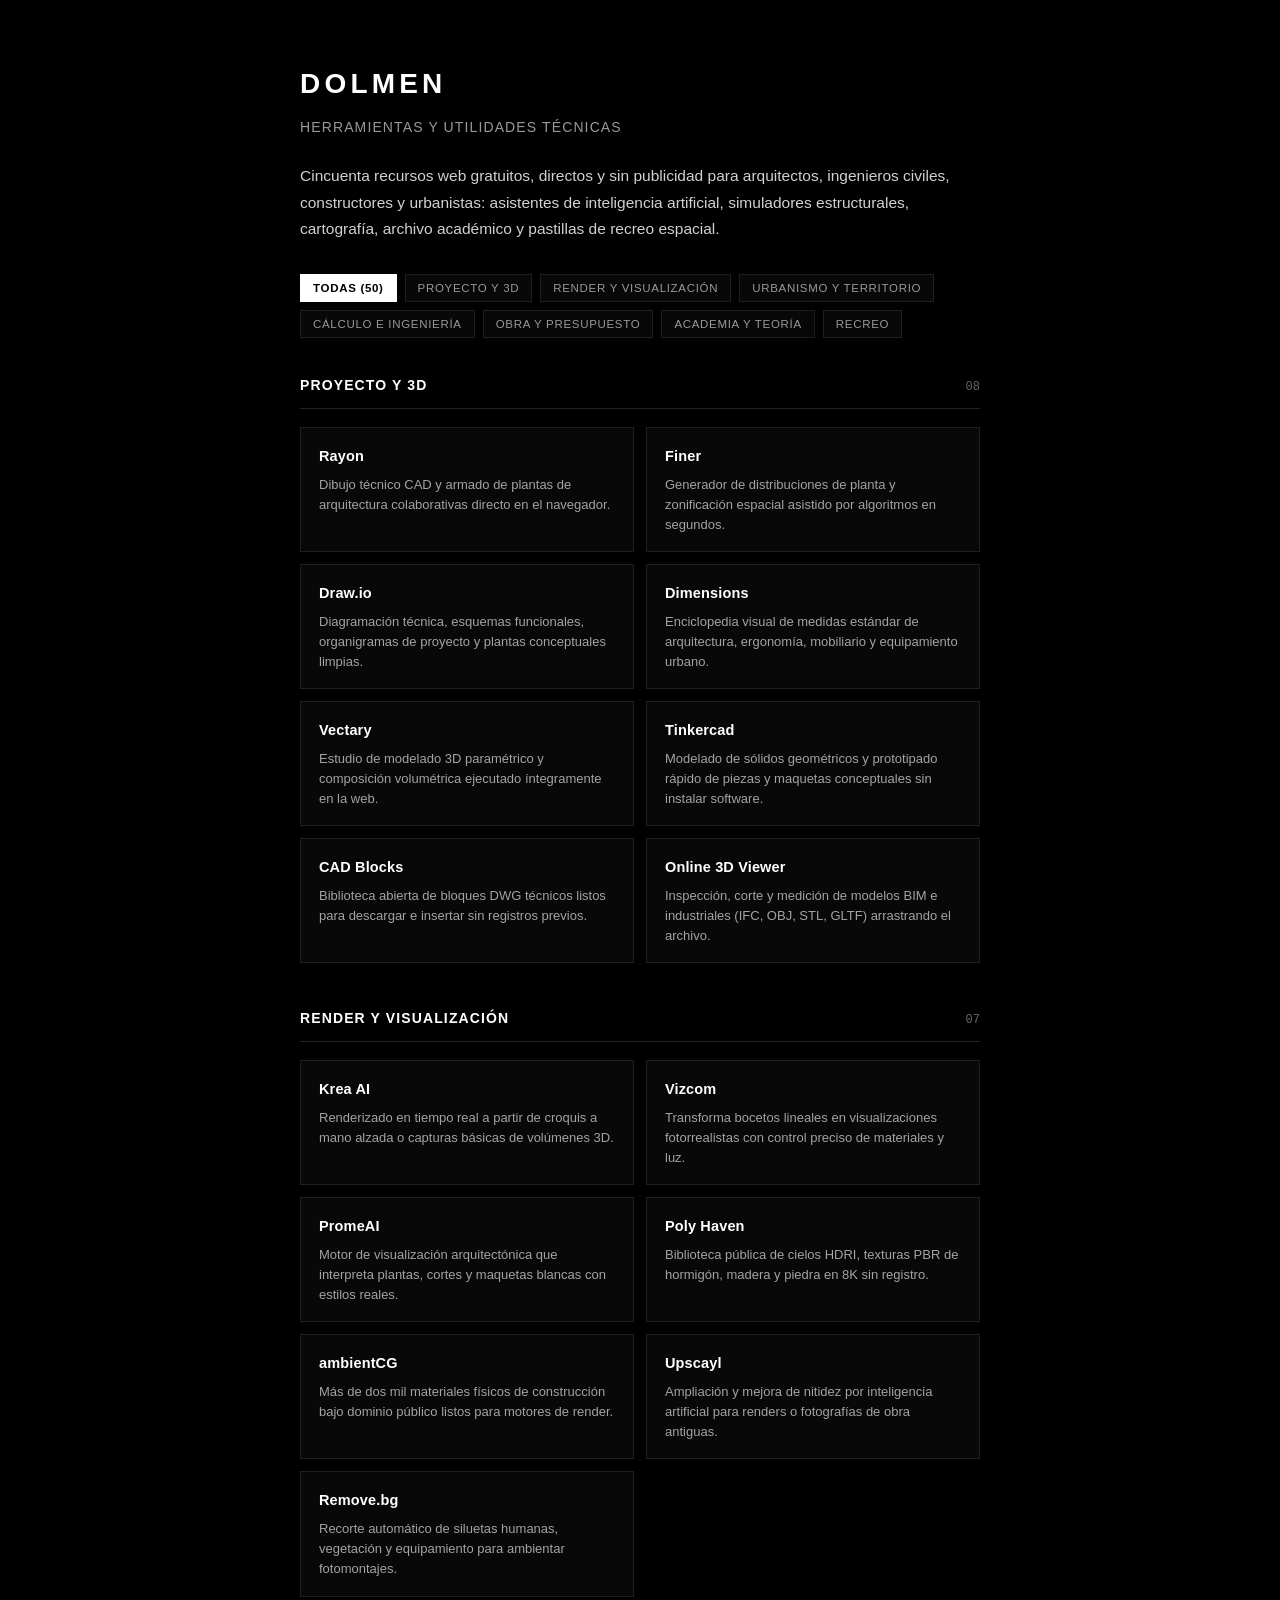
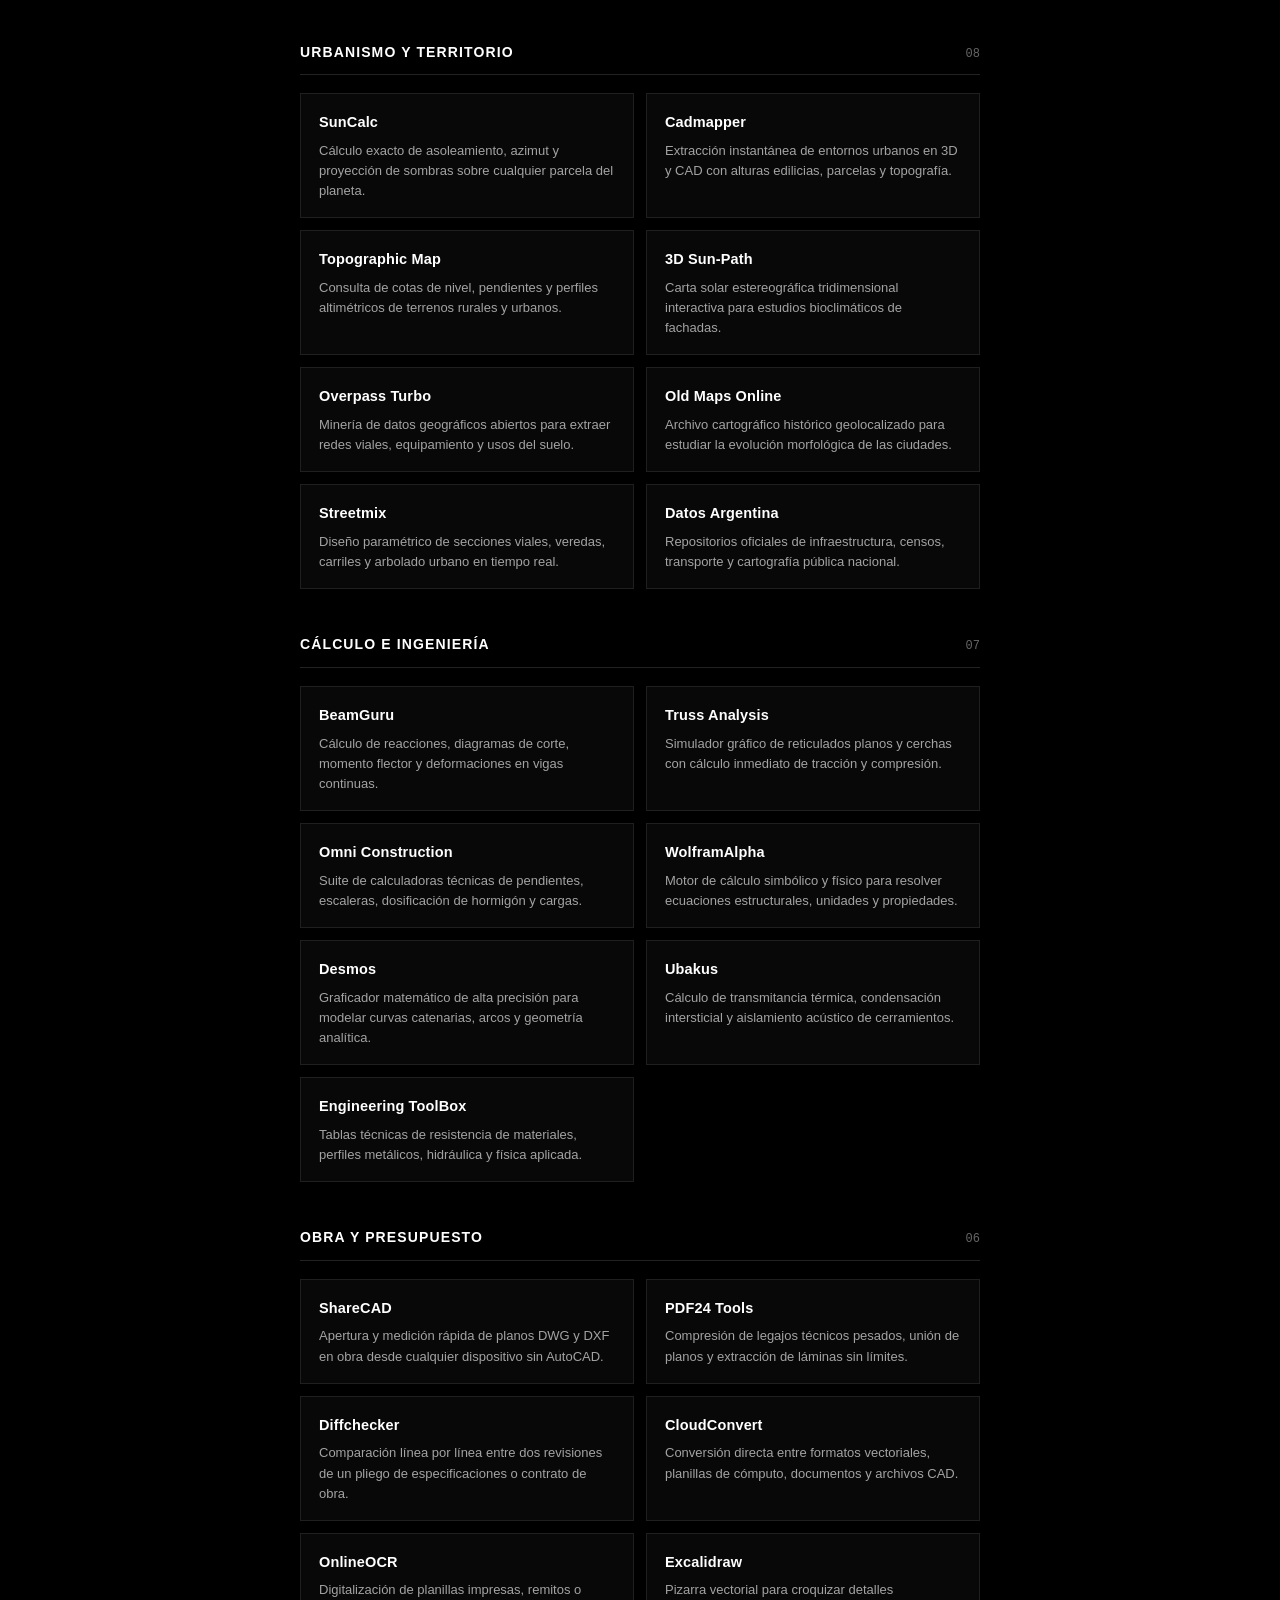
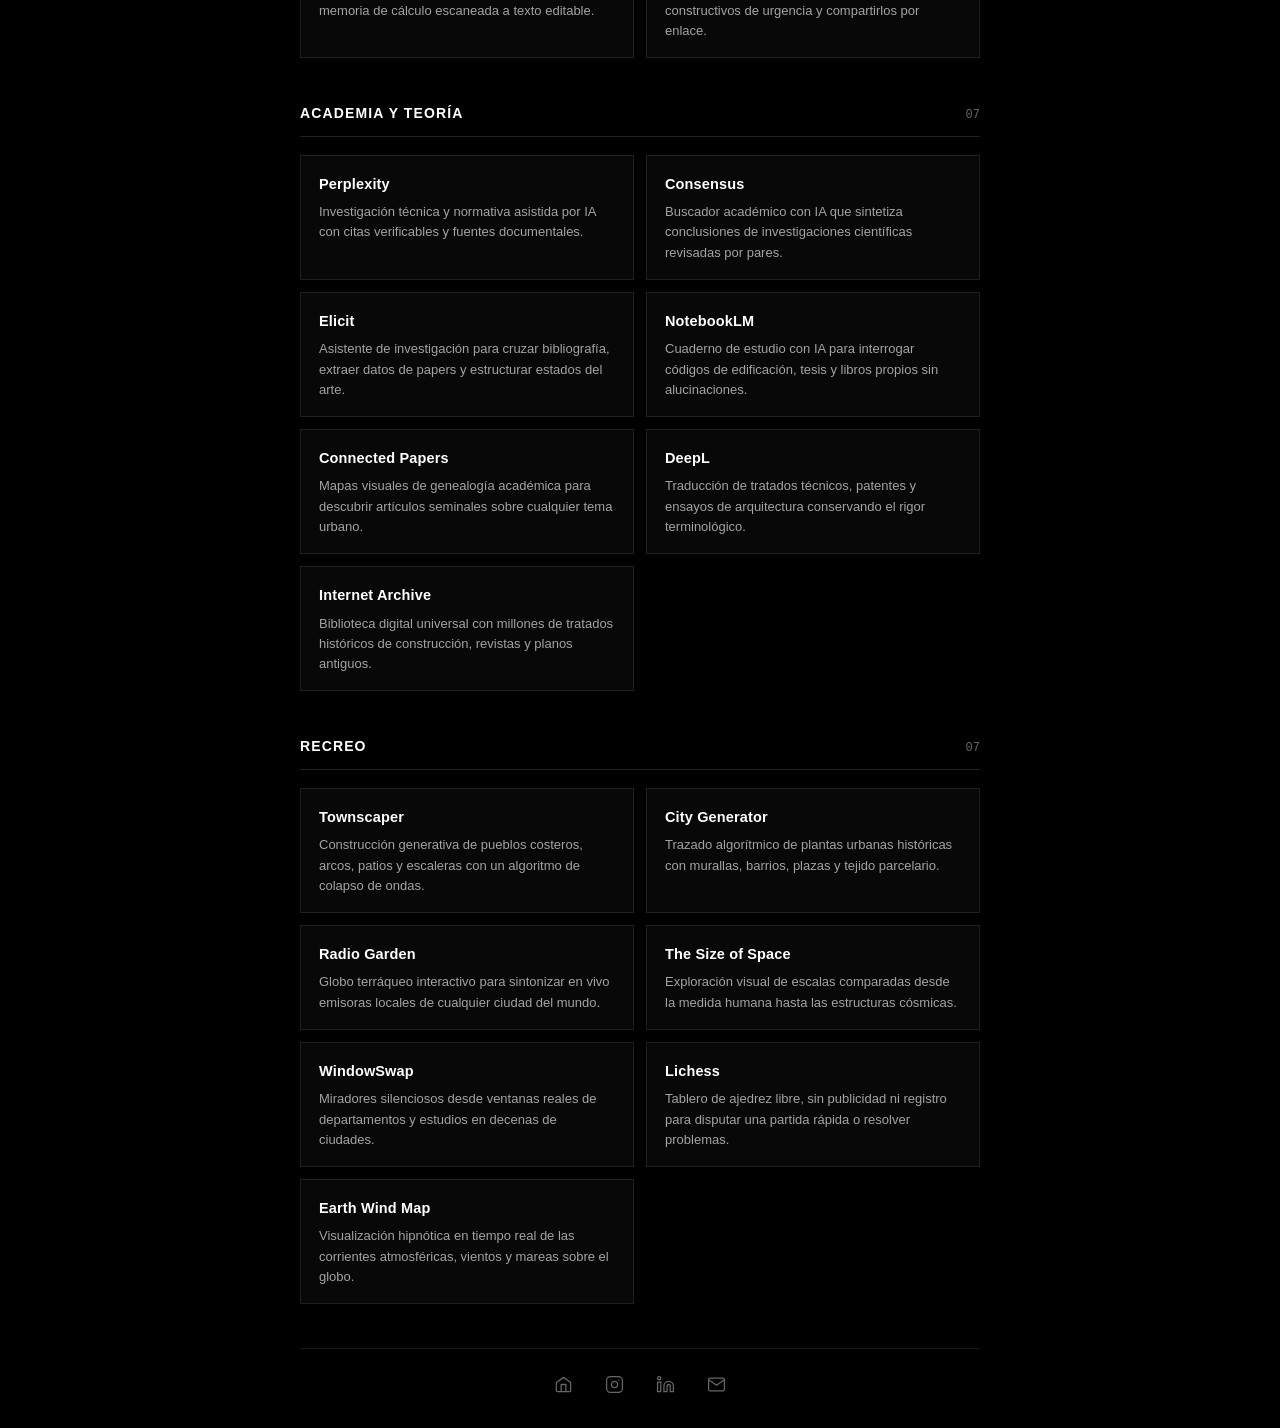
<file: herramientas.html>
<!DOCTYPE html>
<html lang="es">
<head>
  <meta charset="UTF-8">
  <meta name="viewport" content="width=device-width, initial-scale=1.0">
  <title>DOLMEN | Herramientas</title>
  <style>
    * {
      box-sizing: border-box;
      margin: 0;
      padding: 0;
    }

    body {
      background-color: #000000;
      color: #e5e5e5;
      font-family: -apple-system, BlinkMacSystemFont, "Segoe UI", Roboto, Helvetica, Arial, sans-serif;
      font-size: 16px;
      line-height: 1.7;
      padding: 60px 24px 28px;
      display: flex;
      justify-content: center;
      -webkit-font-smoothing: antialiased;
      -moz-osx-font-smoothing: grayscale;
    }

    .container {
      width: 100%;
      max-width: 680px;
    }

    header {
      margin-bottom: 32px;
    }

    h1 {
      font-size: 28px;
      font-weight: 700;
      letter-spacing: 0.15em;
      color: #ffffff;
      text-transform: uppercase;
      margin-bottom: 8px;
    }

    .subtitle {
      font-size: 14px;
      font-weight: 500;
      letter-spacing: 0.08em;
      text-transform: uppercase;
      color: #999999;
      margin-bottom: 24px;
    }

    .lead {
      color: #d1d1d1;
      font-size: 15.5px;
      line-height: 1.7;
      font-weight: 400;
    }

    hr {
      border: 0;
      border-top: 1px solid #222222;
      margin: 28px 0;
    }

    /* Barra de filtros sobria estilo Dolmen */
    .filters-nav {
      display: flex;
      flex-wrap: wrap;
      gap: 8px;
      margin: 28px 0 36px;
    }

    .filter-pill {
      background-color: #080808;
      border: 1px solid #1f1f1f;
      color: #999999;
      font-family: inherit;
      font-size: 11.5px;
      font-weight: 500;
      letter-spacing: 0.06em;
      text-transform: uppercase;
      padding: 7px 12px;
      cursor: pointer;
      transition: all 0.2s ease;
    }

    .filter-pill:hover {
      border-color: #555555;
      color: #ffffff;
    }

    .filter-pill.is-active {
      background-color: #ffffff;
      border-color: #ffffff;
      color: #000000;
      font-weight: 600;
    }

    /* Secciones y encabezados de categoría */
    .cat-section {
      margin-bottom: 44px;
    }

    .cat-section.is-hidden {
      display: none;
    }

    .cat-header {
      display: flex;
      justify-content: space-between;
      align-items: baseline;
      border-bottom: 1px solid #222222;
      padding-bottom: 10px;
      margin-bottom: 18px;
    }

    h2 {
      font-size: 14px;
      font-weight: 600;
      letter-spacing: 0.08em;
      text-transform: uppercase;
      color: #ffffff;
    }

    .cat-count {
      font-family: monospace;
      font-size: 12px;
      color: #666666;
    }

    /* Grilla de herramientas */
    .tools-grid {
      display: grid;
      grid-template-columns: repeat(2, 1fr);
      gap: 12px;
    }

    .tool-card {
      display: flex;
      flex-direction: column;
      justify-content: flex-start;
      background-color: #080808;
      border: 1px solid #1f1f1f;
      padding: 16px 18px;
      text-decoration: none;
      transition: border-color 0.2s ease, background-color 0.2s ease;
    }

    .tool-card:hover {
      border-color: #666666;
      background-color: #0d0d0d;
    }

    .tool-name {
      font-size: 14.5px;
      font-weight: 600;
      color: #ffffff;
      letter-spacing: 0.01em;
      margin-bottom: 6px;
    }

    .tool-desc {
      font-size: 13px;
      line-height: 1.55;
      color: #a3a3a3;
      font-weight: 400;
    }

    /* Pie institucional idéntico a transparencia.html */
    footer {
      margin-top: 44px;
      padding-top: 20px;
      border-top: 1px solid #161616;
      display: flex;
      justify-content: center;
      align-items: center;
      gap: 20px;
    }

    .footer-link {
      display: inline-flex;
      align-items: center;
      justify-content: center;
      color: #666666;
      text-decoration: none;
      transition: color 0.2s ease, transform 0.2s ease;
      padding: 6px;
    }

    .footer-link:hover {
      color: #ffffff;
      transform: translateY(-1px);
    }

    .footer-link svg {
      width: 19px;
      height: 19px;
      stroke-width: 1.6;
    }

    @media (max-width: 600px) {
      body {
        padding: 40px 18px 24px;
      }
      .tools-grid {
        grid-template-columns: 1fr;
        gap: 10px;
      }
      .filter-pill {
        font-size: 11px;
        padding: 6px 10px;
      }
    }
  </style>
</head>
<body>

  <main class="container">
    <header>
      <h1>DOLMEN</h1>
      <div class="subtitle">Herramientas y utilidades técnicas</div>
      <p class="lead">
        Cincuenta recursos web gratuitos, directos y sin publicidad para arquitectos, ingenieros civiles, constructores y urbanistas: asistentes de inteligencia artificial, simuladores estructurales, cartografía, archivo académico y pastillas de recreo espacial.
      </p>
    </header>

    <nav class="filters-nav" aria-label="Filtrar herramientas por categoría">
      <button type="button" class="filter-pill is-active" data-filter="all">Todas (50)</button>
      <button type="button" class="filter-pill" data-filter="proyecto">Proyecto y 3D</button>
      <button type="button" class="filter-pill" data-filter="render">Render y visualización</button>
      <button type="button" class="filter-pill" data-filter="urbanismo">Urbanismo y territorio</button>
      <button type="button" class="filter-pill" data-filter="calculo">Cálculo e ingeniería</button>
      <button type="button" class="filter-pill" data-filter="obra">Obra y presupuesto</button>
      <button type="button" class="filter-pill" data-filter="academia">Academia y teoría</button>
      <button type="button" class="filter-pill" data-filter="recreo">Recreo</button>
    </nav>

    <!-- 1. Proyecto y 3D (8) -->
    <section class="cat-section" data-category="proyecto">
      <div class="cat-header">
        <h2>Proyecto y 3D</h2>
        <span class="cat-count">08</span>
      </div>
      <div class="tools-grid">
        <a href="https://www.rayon.design" target="_blank" rel="noopener noreferrer" class="tool-card">
          <div class="tool-name">Rayon</div>
          <p class="tool-desc">Dibujo técnico CAD y armado de plantas de arquitectura colaborativas directo en el navegador.</p>
        </a>
        <a href="https://www.finer.io" target="_blank" rel="noopener noreferrer" class="tool-card">
          <div class="tool-name">Finer</div>
          <p class="tool-desc">Generador de distribuciones de planta y zonificación espacial asistido por algoritmos en segundos.</p>
        </a>
        <a href="https://app.diagrams.net" target="_blank" rel="noopener noreferrer" class="tool-card">
          <div class="tool-name">Draw.io</div>
          <p class="tool-desc">Diagramación técnica, esquemas funcionales, organigramas de proyecto y plantas conceptuales limpias.</p>
        </a>
        <a href="https://www.dimensions.com" target="_blank" rel="noopener noreferrer" class="tool-card">
          <div class="tool-name">Dimensions</div>
          <p class="tool-desc">Enciclopedia visual de medidas estándar de arquitectura, ergonomía, mobiliario y equipamiento urbano.</p>
        </a>
        <a href="https://www.vectary.com" target="_blank" rel="noopener noreferrer" class="tool-card">
          <div class="tool-name">Vectary</div>
          <p class="tool-desc">Estudio de modelado 3D paramétrico y composición volumétrica ejecutado íntegramente en la web.</p>
        </a>
        <a href="https://www.tinkercad.com" target="_blank" rel="noopener noreferrer" class="tool-card">
          <div class="tool-name">Tinkercad</div>
          <p class="tool-desc">Modelado de sólidos geométricos y prototipado rápido de piezas y maquetas conceptuales sin instalar software.</p>
        </a>
        <a href="https://www.blocks.cad" target="_blank" rel="noopener noreferrer" class="tool-card">
          <div class="tool-name">CAD Blocks</div>
          <p class="tool-desc">Biblioteca abierta de bloques DWG técnicos listos para descargar e insertar sin registros previos.</p>
        </a>
        <a href="https://3dviewer.net" target="_blank" rel="noopener noreferrer" class="tool-card">
          <div class="tool-name">Online 3D Viewer</div>
          <p class="tool-desc">Inspección, corte y medición de modelos BIM e industriales (IFC, OBJ, STL, GLTF) arrastrando el archivo.</p>
        </a>
      </div>
    </section>

    <!-- 2. Render y visualización (7) -->
    <section class="cat-section" data-category="render">
      <div class="cat-header">
        <h2>Render y visualización</h2>
        <span class="cat-count">07</span>
      </div>
      <div class="tools-grid">
        <a href="https://www.krea.ai" target="_blank" rel="noopener noreferrer" class="tool-card">
          <div class="tool-name">Krea AI</div>
          <p class="tool-desc">Renderizado en tiempo real a partir de croquis a mano alzada o capturas básicas de volúmenes 3D.</p>
        </a>
        <a href="https://www.vizcom.ai" target="_blank" rel="noopener noreferrer" class="tool-card">
          <div class="tool-name">Vizcom</div>
          <p class="tool-desc">Transforma bocetos lineales en visualizaciones fotorrealistas con control preciso de materiales y luz.</p>
        </a>
        <a href="https://www.promeai.pro" target="_blank" rel="noopener noreferrer" class="tool-card">
          <div class="tool-name">PromeAI</div>
          <p class="tool-desc">Motor de visualización arquitectónica que interpreta plantas, cortes y maquetas blancas con estilos reales.</p>
        </a>
        <a href="https://polyhaven.com" target="_blank" rel="noopener noreferrer" class="tool-card">
          <div class="tool-name">Poly Haven</div>
          <p class="tool-desc">Biblioteca pública de cielos HDRI, texturas PBR de hormigón, madera y piedra en 8K sin registro.</p>
        </a>
        <a href="https://ambientcg.com" target="_blank" rel="noopener noreferrer" class="tool-card">
          <div class="tool-name">ambientCG</div>
          <p class="tool-desc">Más de dos mil materiales físicos de construcción bajo dominio público listos para motores de render.</p>
        </a>
        <a href="https://www.upscayl.org" target="_blank" rel="noopener noreferrer" class="tool-card">
          <div class="tool-name">Upscayl</div>
          <p class="tool-desc">Ampliación y mejora de nitidez por inteligencia artificial para renders o fotografías de obra antiguas.</p>
        </a>
        <a href="https://www.remove.bg" target="_blank" rel="noopener noreferrer" class="tool-card">
          <div class="tool-name">Remove.bg</div>
          <p class="tool-desc">Recorte automático de siluetas humanas, vegetación y equipamiento para ambientar fotomontajes.</p>
        </a>
      </div>
    </section>

    <!-- 3. Urbanismo y territorio (8) -->
    <section class="cat-section" data-category="urbanismo">
      <div class="cat-header">
        <h2>Urbanismo y territorio</h2>
        <span class="cat-count">08</span>
      </div>
      <div class="tools-grid">
        <a href="https://www.suncalc.org" target="_blank" rel="noopener noreferrer" class="tool-card">
          <div class="tool-name">SunCalc</div>
          <p class="tool-desc">Cálculo exacto de asoleamiento, azimut y proyección de sombras sobre cualquier parcela del planeta.</p>
        </a>
        <a href="https://cadmapper.com" target="_blank" rel="noopener noreferrer" class="tool-card">
          <div class="tool-name">Cadmapper</div>
          <p class="tool-desc">Extracción instantánea de entornos urbanos en 3D y CAD con alturas edilicias, parcelas y topografía.</p>
        </a>
        <a href="https://es-ar.topographic-map.com" target="_blank" rel="noopener noreferrer" class="tool-card">
          <div class="tool-name">Topographic Map</div>
          <p class="tool-desc">Consulta de cotas de nivel, pendientes y perfiles altimétricos de terrenos rurales y urbanos.</p>
        </a>
        <a href="https://andrewmarsh.com/apps/staging/sunpath3d.html" target="_blank" rel="noopener noreferrer" class="tool-card">
          <div class="tool-name">3D Sun-Path</div>
          <p class="tool-desc">Carta solar estereográfica tridimensional interactiva para estudios bioclimáticos de fachadas.</p>
        </a>
        <a href="https://overpass-turbo.eu" target="_blank" rel="noopener noreferrer" class="tool-card">
          <div class="tool-name">Overpass Turbo</div>
          <p class="tool-desc">Minería de datos geográficos abiertos para extraer redes viales, equipamiento y usos del suelo.</p>
        </a>
        <a href="https://www.oldmapsonline.org" target="_blank" rel="noopener noreferrer" class="tool-card">
          <div class="tool-name">Old Maps Online</div>
          <p class="tool-desc">Archivo cartográfico histórico geolocalizado para estudiar la evolución morfológica de las ciudades.</p>
        </a>
        <a href="https://streetmix.net" target="_blank" rel="noopener noreferrer" class="tool-card">
          <div class="tool-name">Streetmix</div>
          <p class="tool-desc">Diseño paramétrico de secciones viales, veredas, carriles y arbolado urbano en tiempo real.</p>
        </a>
        <a href="https://www.datos.gob.ar" target="_blank" rel="noopener noreferrer" class="tool-card">
          <div class="tool-name">Datos Argentina</div>
          <p class="tool-desc">Repositorios oficiales de infraestructura, censos, transporte y cartografía pública nacional.</p>
        </a>
      </div>
    </section>

    <!-- 4. Cálculo e ingeniería (7) -->
    <section class="cat-section" data-category="calculo">
      <div class="cat-header">
        <h2>Cálculo e ingeniería</h2>
        <span class="cat-count">07</span>
      </div>
      <div class="tools-grid">
        <a href="https://beamguru.com/online/beam-calculator/" target="_blank" rel="noopener noreferrer" class="tool-card">
          <div class="tool-name">BeamGuru</div>
          <p class="tool-desc">Cálculo de reacciones, diagramas de corte, momento flector y deformaciones en vigas continuas.</p>
        </a>
        <a href="https://valdivia.staff.jade-hs.de/fachwerk_en.html" target="_blank" rel="noopener noreferrer" class="tool-card">
          <div class="tool-name">Truss Analysis</div>
          <p class="tool-desc">Simulador gráfico de reticulados planos y cerchas con cálculo inmediato de tracción y compresión.</p>
        </a>
        <a href="https://www.omnicalculator.com/construction" target="_blank" rel="noopener noreferrer" class="tool-card">
          <div class="tool-name">Omni Construction</div>
          <p class="tool-desc">Suite de calculadoras técnicas de pendientes, escaleras, dosificación de hormigón y cargas.</p>
        </a>
        <a href="https://www.wolframalpha.com" target="_blank" rel="noopener noreferrer" class="tool-card">
          <div class="tool-name">WolframAlpha</div>
          <p class="tool-desc">Motor de cálculo simbólico y físico para resolver ecuaciones estructurales, unidades y propiedades.</p>
        </a>
        <a href="https://www.desmos.com/calculator?lang=es" target="_blank" rel="noopener noreferrer" class="tool-card">
          <div class="tool-name">Desmos</div>
          <p class="tool-desc">Graficador matemático de alta precisión para modelar curvas catenarias, arcos y geometría analítica.</p>
        </a>
        <a href="https://www.ubakus.de/en/r-value-calculator/" target="_blank" rel="noopener noreferrer" class="tool-card">
          <div class="tool-name">Ubakus</div>
          <p class="tool-desc">Cálculo de transmitancia térmica, condensación intersticial y aislamiento acústico de cerramientos.</p>
        </a>
        <a href="https://www.engineeringtoolbox.com" target="_blank" rel="noopener noreferrer" class="tool-card">
          <div class="tool-name">Engineering ToolBox</div>
          <p class="tool-desc">Tablas técnicas de resistencia de materiales, perfiles metálicos, hidráulica y física aplicada.</p>
        </a>
      </div>
    </section>

    <!-- 5. Obra y presupuesto (6) -->
    <section class="cat-section" data-category="obra">
      <div class="cat-header">
        <h2>Obra y presupuesto</h2>
        <span class="cat-count">06</span>
      </div>
      <div class="tools-grid">
        <a href="https://sharecad.org" target="_blank" rel="noopener noreferrer" class="tool-card">
          <div class="tool-name">ShareCAD</div>
          <p class="tool-desc">Apertura y medición rápida de planos DWG y DXF en obra desde cualquier dispositivo sin AutoCAD.</p>
        </a>
        <a href="https://tools.pdf24.org/es" target="_blank" rel="noopener noreferrer" class="tool-card">
          <div class="tool-name">PDF24 Tools</div>
          <p class="tool-desc">Compresión de legajos técnicos pesados, unión de planos y extracción de láminas sin límites.</p>
        </a>
        <a href="https://www.diffchecker.com" target="_blank" rel="noopener noreferrer" class="tool-card">
          <div class="tool-name">Diffchecker</div>
          <p class="tool-desc">Comparación línea por línea entre dos revisiones de un pliego de especificaciones o contrato de obra.</p>
        </a>
        <a href="https://cloudconvert.com" target="_blank" rel="noopener noreferrer" class="tool-card">
          <div class="tool-name">CloudConvert</div>
          <p class="tool-desc">Conversión directa entre formatos vectoriales, planillas de cómputo, documentos y archivos CAD.</p>
        </a>
        <a href="https://www.onlineocr.net" target="_blank" rel="noopener noreferrer" class="tool-card">
          <div class="tool-name">OnlineOCR</div>
          <p class="tool-desc">Digitalización de planillas impresas, remitos o memoria de cálculo escaneada a texto editable.</p>
        </a>
        <a href="https://excalidraw.com" target="_blank" rel="noopener noreferrer" class="tool-card">
          <div class="tool-name">Excalidraw</div>
          <p class="tool-desc">Pizarra vectorial para croquizar detalles constructivos de urgencia y compartirlos por enlace.</p>
        </a>
      </div>
    </section>

    <!-- 6. Academia y teoría (7) -->
    <section class="cat-section" data-category="academia">
      <div class="cat-header">
        <h2>Academia y teoría</h2>
        <span class="cat-count">07</span>
      </div>
      <div class="tools-grid">
        <a href="https://www.perplexity.ai" target="_blank" rel="noopener noreferrer" class="tool-card">
          <div class="tool-name">Perplexity</div>
          <p class="tool-desc">Investigación técnica y normativa asistida por IA con citas verificables y fuentes documentales.</p>
        </a>
        <a href="https://consensus.app" target="_blank" rel="noopener noreferrer" class="tool-card">
          <div class="tool-name">Consensus</div>
          <p class="tool-desc">Buscador académico con IA que sintetiza conclusiones de investigaciones científicas revisadas por pares.</p>
        </a>
        <a href="https://elicit.com" target="_blank" rel="noopener noreferrer" class="tool-card">
          <div class="tool-name">Elicit</div>
          <p class="tool-desc">Asistente de investigación para cruzar bibliografía, extraer datos de papers y estructurar estados del arte.</p>
        </a>
        <a href="https://notebooklm.google.com" target="_blank" rel="noopener noreferrer" class="tool-card">
          <div class="tool-name">NotebookLM</div>
          <p class="tool-desc">Cuaderno de estudio con IA para interrogar códigos de edificación, tesis y libros propios sin alucinaciones.</p>
        </a>
        <a href="https://www.connectedpapers.com" target="_blank" rel="noopener noreferrer" class="tool-card">
          <div class="tool-name">Connected Papers</div>
          <p class="tool-desc">Mapas visuales de genealogía académica para descubrir artículos seminales sobre cualquier tema urbano.</p>
        </a>
        <a href="https://www.deepl.com/es/translator" target="_blank" rel="noopener noreferrer" class="tool-card">
          <div class="tool-name">DeepL</div>
          <p class="tool-desc">Traducción de tratados técnicos, patentes y ensayos de arquitectura conservando el rigor terminológico.</p>
        </a>
        <a href="https://archive.org" target="_blank" rel="noopener noreferrer" class="tool-card">
          <div class="tool-name">Internet Archive</div>
          <p class="tool-desc">Biblioteca digital universal con millones de tratados históricos de construcción, revistas y planos antiguos.</p>
        </a>
      </div>
    </section>

    <!-- 7. Recreo (7) -->
    <section class="cat-section" data-category="recreo">
      <div class="cat-header">
        <h2>Recreo</h2>
        <span class="cat-count">07</span>
      </div>
      <div class="tools-grid">
        <a href="https://oskarstalberg.com/Townscaper/" target="_blank" rel="noopener noreferrer" class="tool-card">
          <div class="tool-name">Townscaper</div>
          <p class="tool-desc">Construcción generativa de pueblos costeros, arcos, patios y escaleras con un algoritmo de colapso de ondas.</p>
        </a>
        <a href="https://watabou.itch.io/medieval-fantasy-city-generator" target="_blank" rel="noopener noreferrer" class="tool-card">
          <div class="tool-name">City Generator</div>
          <p class="tool-desc">Trazado algorítmico de plantas urbanas históricas con murallas, barrios, plazas y tejido parcelario.</p>
        </a>
        <a href="https://radio.garden" target="_blank" rel="noopener noreferrer" class="tool-card">
          <div class="tool-name">Radio Garden</div>
          <p class="tool-desc">Globo terráqueo interactivo para sintonizar en vivo emisoras locales de cualquier ciudad del mundo.</p>
        </a>
        <a href="https://neal.fun/size-of-space/" target="_blank" rel="noopener noreferrer" class="tool-card">
          <div class="tool-name">The Size of Space</div>
          <p class="tool-desc">Exploración visual de escalas comparadas desde la medida humana hasta las estructuras cósmicas.</p>
        </a>
        <a href="https://www.window-swap.com" target="_blank" rel="noopener noreferrer" class="tool-card">
          <div class="tool-name">WindowSwap</div>
          <p class="tool-desc">Miradores silenciosos desde ventanas reales de departamentos y estudios en decenas de ciudades.</p>
        </a>
        <a href="https://lichess.org" target="_blank" rel="noopener noreferrer" class="tool-card">
          <div class="tool-name">Lichess</div>
          <p class="tool-desc">Tablero de ajedrez libre, sin publicidad ni registro para disputar una partida rápida o resolver problemas.</p>
        </a>
        <a href="https://earth.nullschool.net" target="_blank" rel="noopener noreferrer" class="tool-card">
          <div class="tool-name">Earth Wind Map</div>
          <p class="tool-desc">Visualización hipnótica en tiempo real de las corrientes atmosféricas, vientos y mareas sobre el globo.</p>
        </a>
      </div>
    </section>

    <footer>
      <!-- Home -->
      <a class="footer-link" href="/" aria-label="Inicio">
        <svg xmlns="http://www.w3.org/2000/svg" viewBox="0 0 24 24" fill="none" stroke="currentColor" stroke-linecap="round" stroke-linejoin="round">
          <path d="M3 9.5L12 3l9 6.5V20a1 1 0 0 1-1 1H4a1 1 0 0 1-1-1V9.5z"/>
          <polyline points="9 21 9 12 15 12 15 21"/>
        </svg>
      </a>

      <!-- Instagram -->
      <a class="footer-link" href="https://instagram.com/_dolmen" target="_blank" rel="noopener noreferrer" aria-label="Instagram">
        <svg xmlns="http://www.w3.org/2000/svg" viewBox="0 0 24 24" fill="none" stroke="currentColor" stroke-linecap="round" stroke-linejoin="round">
          <rect x="2" y="2" width="20" height="20" rx="5" ry="5"/>
          <path d="M16 11.37A4 4 0 1 1 12.63 8 4 4 0 0 1 16 11.37z"/>
          <line x1="17.5" y1="6.5" x2="17.51" y2="6.5"/>
        </svg>
      </a>

      <!-- LinkedIn -->
      <a class="footer-link" href="https://www.linkedin.com/company/dolmen-arquitectura" target="_blank" rel="noopener noreferrer" aria-label="LinkedIn">
        <svg xmlns="http://www.w3.org/2000/svg" viewBox="0 0 24 24" fill="none" stroke="currentColor" stroke-linecap="round" stroke-linejoin="round">
          <path d="M16 8a6 6 0 0 1 6 6v7h-4v-7a2 2 0 0 0-2-2 2 2 0 0 0-2 2v7h-4v-7a6 6 0 0 1 6-6z"/>
          <rect x="2" y="9" width="4" height="12"/>
          <circle cx="4" cy="4" r="2"/>
        </svg>
      </a>

      <!-- Email -->
      <a class="footer-link" href="mailto:dolmen.arquitectura@proton.me" aria-label="Email">
        <svg xmlns="http://www.w3.org/2000/svg" viewBox="0 0 24 24" fill="none" stroke="currentColor" stroke-linecap="round" stroke-linejoin="round">
          <path d="M4 4h16c1.1 0 2 .9 2 2v12c0 1.1-.9 2-2 2H4c-1.1 0-2-.9-2-2V6c0-1.1.9-2 2-2z"/>
          <polyline points="22,6 12,13 2,6"/>
        </svg>
      </a>
    </footer>
  </main>

  <script>
    document.addEventListener('DOMContentLoaded', function () {
      const pills = document.querySelectorAll('.filter-pill');
      const sections = document.querySelectorAll('.cat-section');

      pills.forEach(function (pill) {
        pill.addEventListener('click', function () {
          const filter = this.getAttribute('data-filter');

          pills.forEach(function (p) { p.classList.remove('is-active'); });
          this.classList.add('is-active');

          sections.forEach(function (sec) {
            if (filter === 'all' || sec.getAttribute('data-category') === filter) {
              sec.classList.remove('is-hidden');
            } else {
              sec.classList.add('is-hidden');
            }
          });
        });
      });
    });
  </script>

</body>
</html>
</file>
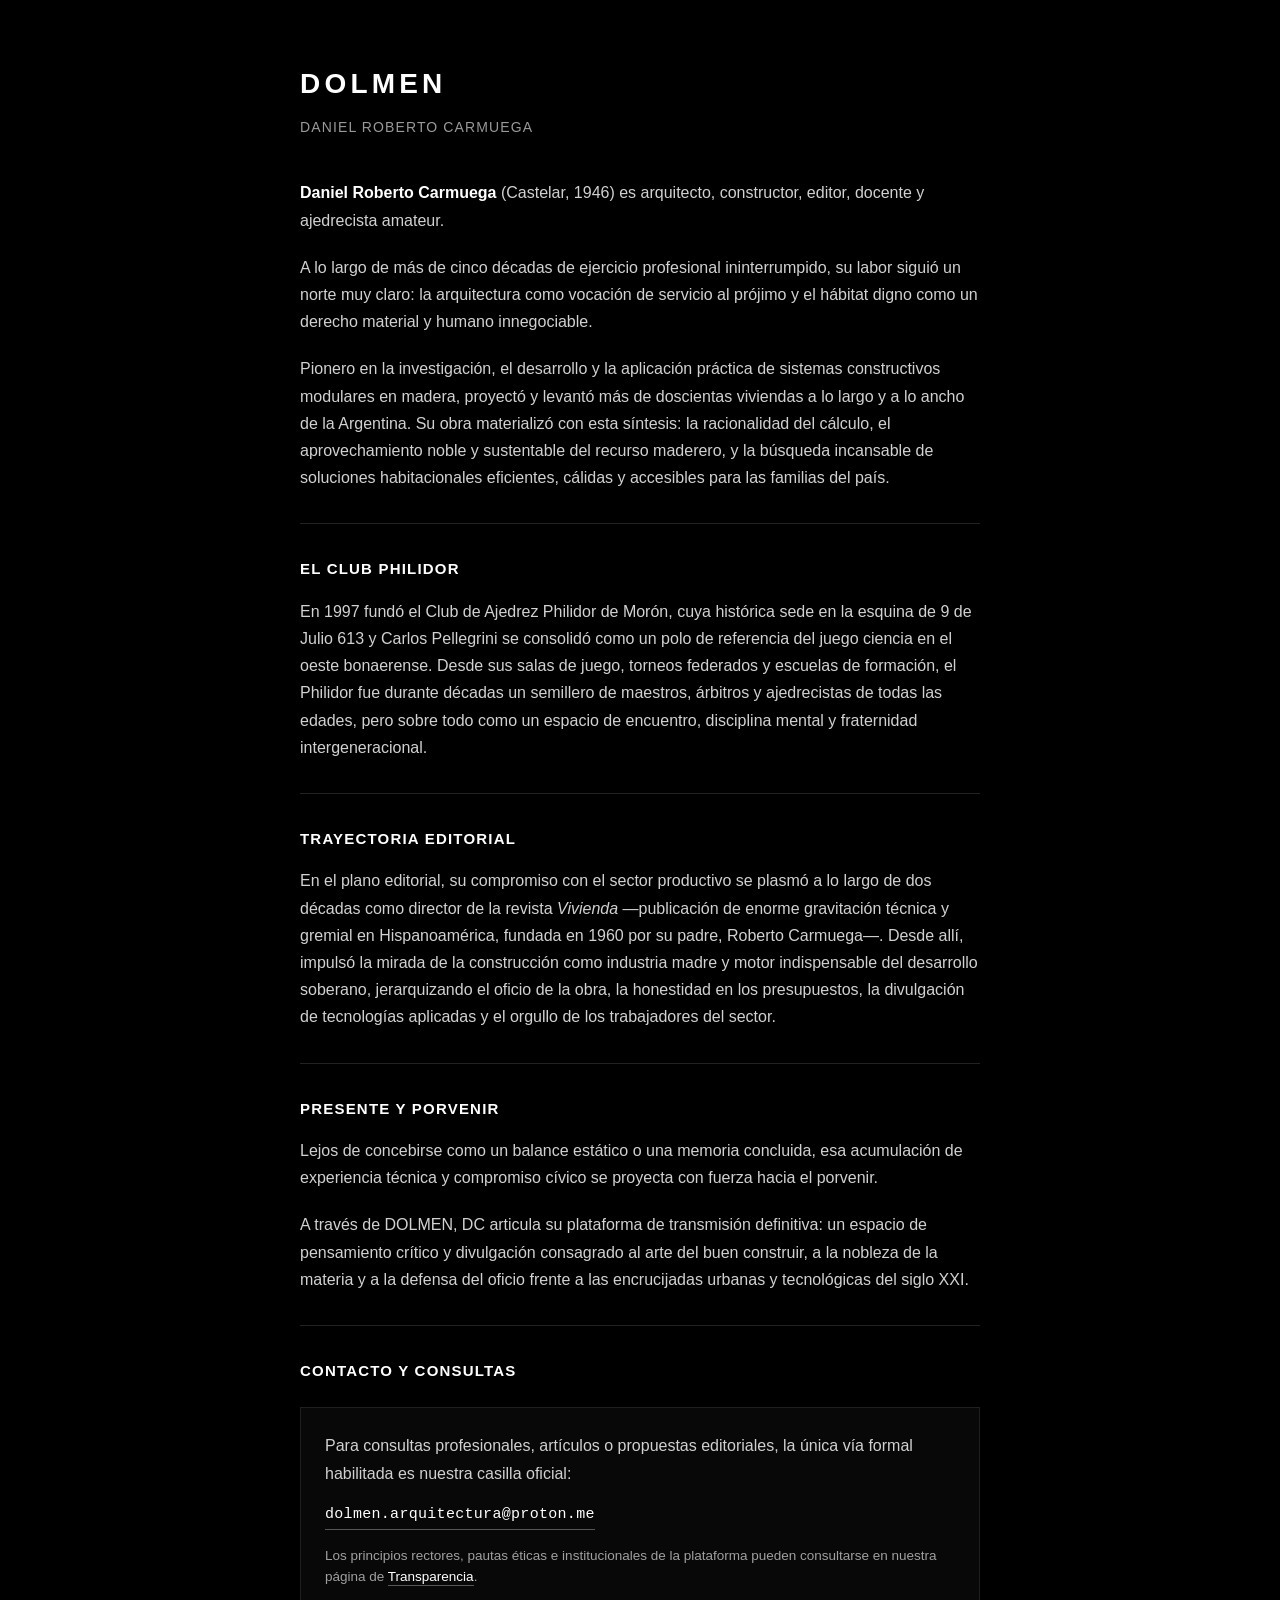
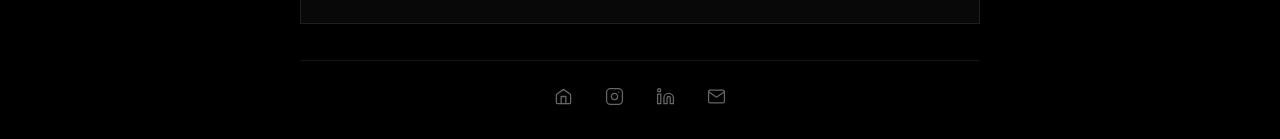
<file: index - copia.html>
<!DOCTYPE html>
<html lang="es">
<head>
  <meta charset="UTF-8">
  <meta name="viewport" content="width=device-width, initial-scale=1.0">
  <title>DOLMEN | Daniel Roberto Carmuega</title>
  <style>
    * {
      box-sizing: border-box;
      margin: 0;
      padding: 0;
    }

    body {
      background-color: #000000;
      color: #e5e5e5;
      font-family: -apple-system, BlinkMacSystemFont, "Segoe UI", Roboto, Helvetica, Arial, sans-serif;
      font-size: 16px;
      line-height: 1.7;
      padding: 60px 24px 28px;
      display: flex;
      justify-content: center;
      -webkit-font-smoothing: antialiased;
      -moz-osx-font-smoothing: grayscale;
    }

    .container {
      width: 100%;
      max-width: 680px;
    }

    header {
      margin-bottom: 40px;
    }

    h1 {
      font-size: 28px;
      font-weight: 700;
      letter-spacing: 0.15em;
      color: #ffffff;
      text-transform: uppercase;
      margin-bottom: 8px;
    }

    .subtitle {
      font-size: 14px;
      font-weight: 500;
      letter-spacing: 0.08em;
      text-transform: uppercase;
      color: #999999;
    }

    hr {
      border: 0;
      border-top: 1px solid #222222;
      margin: 32px 0;
    }

    h2 {
      font-size: 15px;
      font-weight: 600;
      letter-spacing: 0.08em;
      text-transform: uppercase;
      color: #ffffff;
      margin-bottom: 16px;
    }

    p {
      color: #d1d1d1;
      margin-bottom: 20px;
      font-weight: 400;
    }

    strong {
      color: #ffffff;
      font-weight: 600;
    }

    .nowrap {
      white-space: nowrap;
    }

    .inline-link {
      color: #ffffff;
      text-decoration: none;
      border-bottom: 1px solid #555555;
      padding-bottom: 1px;
      transition: border-color 0.2s ease;
    }

    .inline-link:hover {
      border-color: #ffffff;
    }

    .contact-block {
      background-color: #080808;
      border: 1px solid #1f1f1f;
      padding: 24px;
      margin-top: 24px;
      margin-bottom: 20px;
    }

    .contact-block p {
      margin-bottom: 12px;
    }

    .email-link {
      display: inline-block;
      color: #ffffff;
      text-decoration: none;
      font-family: monospace;
      font-size: 15px;
      letter-spacing: 0.02em;
      border-bottom: 1px solid #555555;
      padding-bottom: 2px;
      transition: border-color 0.2s ease, color 0.2s ease;
    }

    .email-link:hover {
      border-color: #ffffff;
      color: #ffffff;
    }

    .disclaimer {
      font-size: 13.5px;
      color: #a0a0a0;
      margin-top: 16px;
      margin-bottom: 0;
      line-height: 1.5;
    }

    footer {
      margin-top: 36px;
      padding-top: 20px;
      border-top: 1px solid #161616;
      display: flex;
      justify-content: center;
      align-items: center;
      gap: 20px;
    }

    .footer-link {
      display: inline-flex;
      align-items: center;
      justify-content: center;
      color: #666666;
      text-decoration: none;
      transition: color 0.2s ease, transform 0.2s ease;
      padding: 6px;
    }

    .footer-link:hover {
      color: #ffffff;
      transform: translateY(-1px);
    }

    .footer-link svg {
      width: 19px;
      height: 19px;
      stroke-width: 1.6;
    }
  </style>
</head>
<body>

  <main class="container">
    <header>
      <h1>DOLMEN</h1>
      <div class="subtitle">Daniel Roberto Carmuega</div>
    </header>

    <section>
      <p>
        <strong>Daniel Roberto Carmuega</strong> (Castelar, 1946) es arquitecto, constructor, editor, docente y ajedrecista amateur.
      </p>
      <p>
        A lo largo de más de cinco décadas de ejercicio profesional ininterrumpido, su labor siguió un norte muy claro: la arquitectura como vocación de servicio al prójimo y el hábitat digno como un derecho material y humano innegociable.
      </p>
      <p>
        Pionero en la investigación, el desarrollo y la aplicación práctica de sistemas constructivos modulares en madera, proyectó y levantó más de doscientas viviendas a lo largo y a lo ancho de la Argentina. Su obra materializó con esta síntesis: la racionalidad del cálculo, el aprovechamiento noble y sustentable del recurso maderero, y la búsqueda incansable de soluciones habitacionales eficientes, cálidas y accesibles para las familias del país.
      </p>
    </section>

    <hr>

    <section>
      <h2>El Club Philidor</h2>
      <p>
        En 1997 fundó el Club de Ajedrez Philidor de Morón, cuya histórica sede en la esquina de 9 de Julio 613 y Carlos Pellegrini se consolidó como un polo de referencia del juego ciencia en el oeste bonaerense. Desde sus salas de juego, torneos federados y escuelas de formación, el Philidor fue durante décadas un semillero de maestros, árbitros y ajedrecistas de todas las edades, pero sobre todo como un espacio de encuentro, disciplina mental y fraternidad intergeneracional.
      </p>
    </section>

    <hr>

    <section>
      <h2>Trayectoria editorial</h2>
      <p>
        En el plano editorial, su compromiso con el sector productivo se plasmó a lo largo de dos décadas como director de la revista <em>Vivienda</em> —publicación de enorme gravitación técnica y gremial en Hispanoamérica, fundada en 1960 por su padre, Roberto Carmuega—. Desde allí, impulsó la mirada de la construcción como industria madre y motor indispensable del desarrollo soberano, jerarquizando el oficio de la obra, la honestidad en los presupuestos, la divulgación de tecnologías aplicadas y el orgullo de los trabajadores del sector.
      </p>
    </section>

    <hr>

    <section>
      <h2>Presente y porvenir</h2>
      <p>
        Lejos de concebirse como un balance estático o una memoria concluida, esa acumulación de experiencia técnica y compromiso cívico se proyecta con fuerza hacia el porvenir.
      </p>
      <p>
        A través de DOLMEN, DC articula su plataforma de transmisión definitiva: un espacio de pensamiento crítico y divulgación consagrado al arte del buen construir, a la nobleza de la materia y a la defensa del oficio frente a las encrucijadas urbanas y tecnológicas del siglo XXI.
      </p>
    </section>

    <hr>

    <section>
      <h2>Contacto y consultas</h2>
      <div class="contact-block">
        <p>
          Para consultas profesionales, artículos o propuestas editoriales, la única vía formal habilitada es nuestra casilla oficial:
        </p>
        <a class="email-link" href="mailto:dolmen.arquitectura@proton.me">dolmen.arquitectura@proton.me</a>
        <p class="disclaimer">
          Los principios rectores, pautas éticas e institucionales de la plataforma pueden consultarse en nuestra página de <a class="inline-link" href="transparencia.html">Transparencia</a>.
        </p>
      </div>
    </section>

    <footer>
      <!-- Home -->
      <a class="footer-link" href="/" aria-label="Inicio">
        <svg xmlns="http://www.w3.org/2000/svg" viewBox="0 0 24 24" fill="none" stroke="currentColor" stroke-linecap="round" stroke-linejoin="round">
          <path d="M3 9.5L12 3l9 6.5V20a1 1 0 0 1-1 1H4a1 1 0 0 1-1-1V9.5z"/>
          <polyline points="9 21 9 12 15 12 15 21"/>
        </svg>
      </a>

      <!-- Instagram -->
      <a class="footer-link" href="https://instagram.com/_dolmen" target="_blank" rel="noopener noreferrer" aria-label="Instagram">
        <svg xmlns="http://www.w3.org/2000/svg" viewBox="0 0 24 24" fill="none" stroke="currentColor" stroke-linecap="round" stroke-linejoin="round">
          <rect x="2" y="2" width="20" height="20" rx="5" ry="5"/>
          <path d="M16 11.37A4 4 0 1 1 12.63 8 4 4 0 0 1 16 11.37z"/>
          <line x1="17.5" y1="6.5" x2="17.51" y2="6.5"/>
        </svg>
      </a>

      <!-- LinkedIn -->
      <a class="footer-link" href="https://www.linkedin.com/company/dolmen-arquitectura" target="_blank" rel="noopener noreferrer" aria-label="LinkedIn">
        <svg xmlns="http://www.w3.org/2000/svg" viewBox="0 0 24 24" fill="none" stroke="currentColor" stroke-linecap="round" stroke-linejoin="round">
          <path d="M16 8a6 6 0 0 1 6 6v7h-4v-7a2 2 0 0 0-2-2 2 2 0 0 0-2 2v7h-4v-7a6 6 0 0 1 6-6z"/>
          <rect x="2" y="9" width="4" height="12"/>
          <circle cx="4" cy="4" r="2"/>
        </svg>
      </a>

      <!-- Email -->
      <a class="footer-link" href="mailto:dolmen.arquitectura@proton.me" aria-label="Email">
        <svg xmlns="http://www.w3.org/2000/svg" viewBox="0 0 24 24" fill="none" stroke="currentColor" stroke-linecap="round" stroke-linejoin="round">
          <path d="M4 4h16c1.1 0 2 .9 2 2v12c0 1.1-.9 2-2 2H4c-1.1 0-2-.9-2-2V6c0-1.1.9-2 2-2z"/>
          <polyline points="22,6 12,13 2,6"/>
        </svg>
      </a>
    </footer>
  </main>

</body>
</html>
</file>
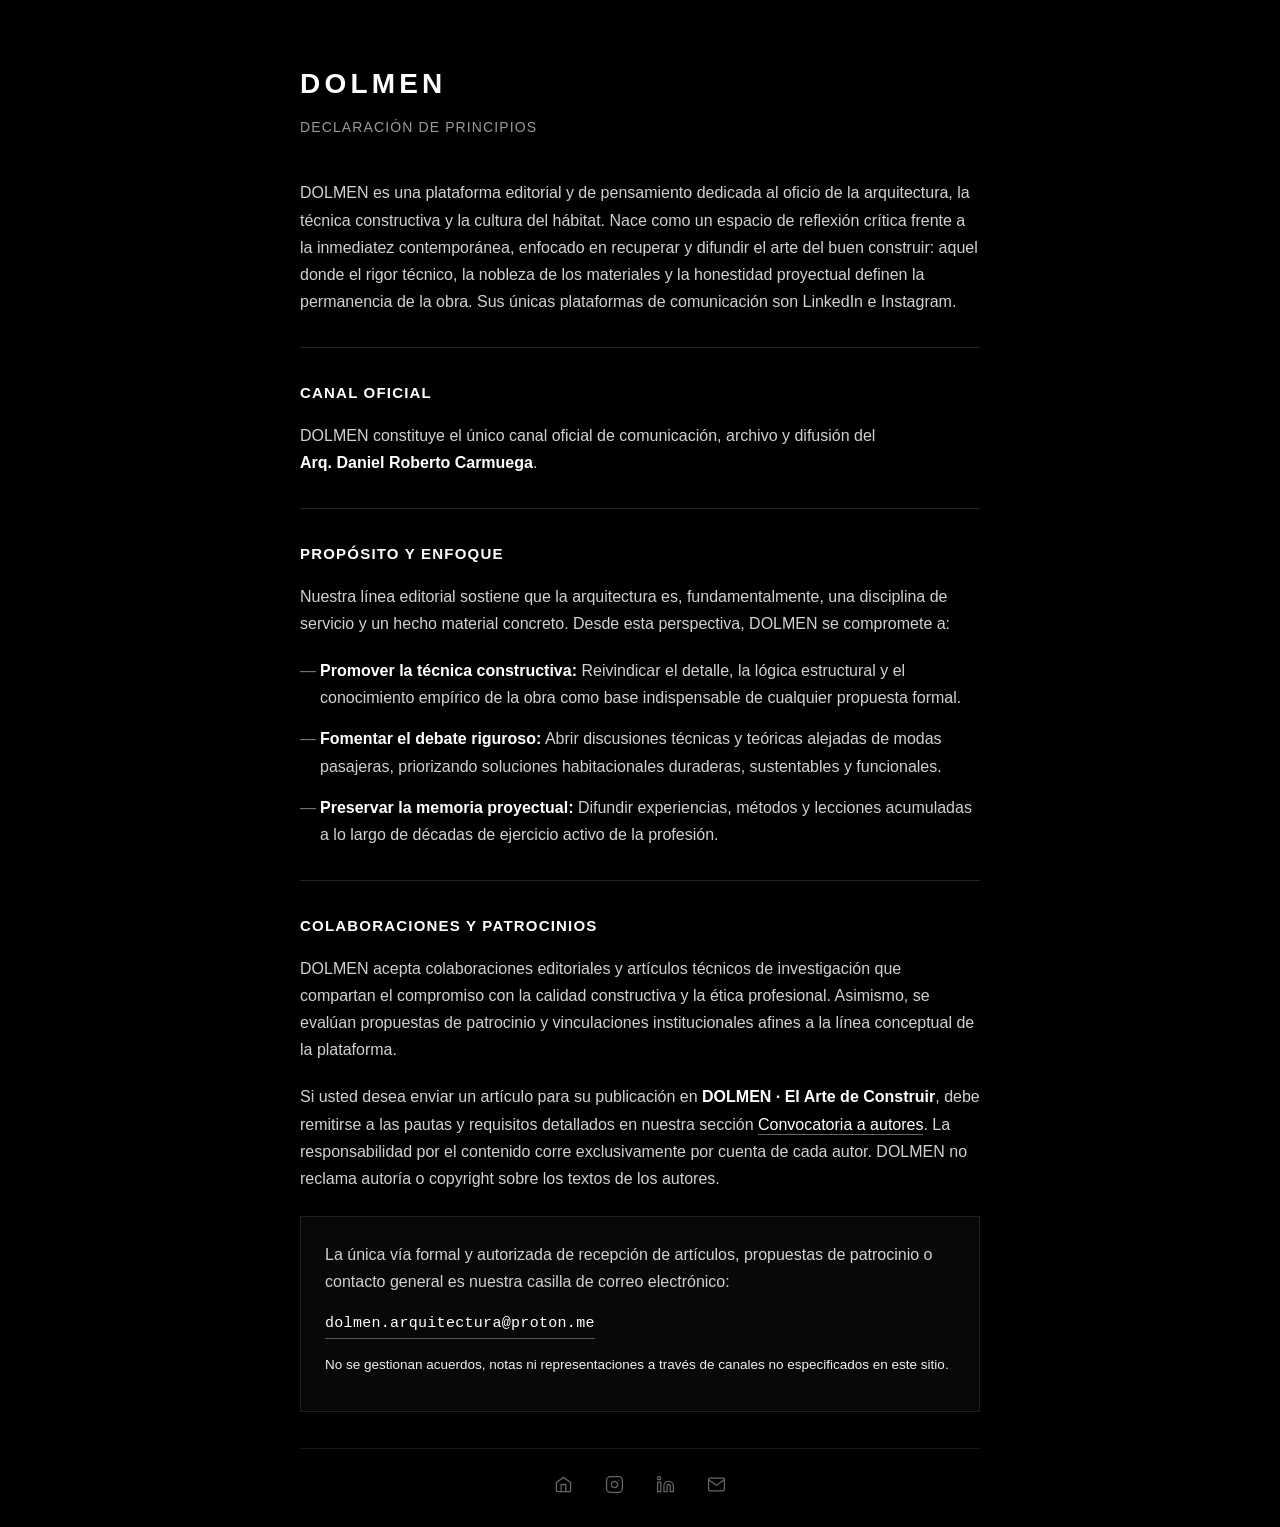
<file: transparencia.html>
<!DOCTYPE html>
<html lang="es">
<head>
<meta charset="UTF-8">
<meta name="viewport" content="width=device-width, initial-scale=1.0">
<title>DOLMEN | Declaración de principios</title>
<style>
* {
box-sizing: border-box;
margin: 0;
padding: 0;
}

body {
background-color: #000000;
color: #e5e5e5;
font-family: -apple-system, BlinkMacSystemFont, "Segoe UI", Roboto, Helvetica, Arial, sans-serif;
font-size: 16px;
line-height: 1.7;
padding: 60px 24px 28px;
display: flex;
justify-content: center;
-webkit-font-smoothing: antialiased;
-moz-osx-font-smoothing: grayscale;
}

.container {
width: 100%;
max-width: 680px;
}

header {
margin-bottom: 40px;
}

h1 {
font-size: 28px;
font-weight: 700;
letter-spacing: 0.15em;
color: #ffffff;
text-transform: uppercase;
margin-bottom: 8px;
}

.subtitle {
font-size: 14px;
font-weight: 500;
letter-spacing: 0.08em;
text-transform: uppercase;
color: #999999;
}

hr {
border: 0;
border-top: 1px solid #222222;
margin: 32px 0;
}

h2 {
font-size: 15px;
font-weight: 600;
letter-spacing: 0.08em;
text-transform: uppercase;
color: #ffffff;
margin-bottom: 16px;
}

p {
color: #d1d1d1;
margin-bottom: 20px;
font-weight: 400;
}

strong {
color: #ffffff;
font-weight: 600;
}

.nowrap {
white-space: nowrap;
}

.inline-link {
color: #ffffff;
text-decoration: none;
border-bottom: 1px solid #666666;
padding-bottom: 1px;
transition: border-color 0.2s ease, color 0.2s ease;
}

.inline-link:hover {
border-color: #ffffff;
color: #ffffff;
}

ul {
list-style: none;
margin-bottom: 20px;
}

li {
position: relative;
padding-left: 20px;
margin-bottom: 14px;
color: #d1d1d1;
font-weight: 400;
}

li::before {
content: "—";
position: absolute;
left: 0;
color: #777777;
}

.contact-block {
background-color: #080808;
border: 1px solid #1f1f1f;
padding: 24px;
margin-top: 24px;
margin-bottom: 20px;
}

.contact-block p {
margin-bottom: 12px;
}

.email-link {
display: inline-block;
color: #ffffff;
text-decoration: none;
font-family: monospace;
font-size: 15px;
letter-spacing: 0.02em;
border-bottom: 1px solid #555555;
padding-bottom: 2px;
transition: border-color 0.2s ease, color 0.2s ease;
}

.email-link:hover {
border-color: #ffffff;
color: #ffffff;
}

.disclaimer {
font-size: 13.5px;
color: #f0f0f0;
margin-top: 16px;
margin-bottom: 0;
line-height: 1.5;
}

footer {
margin-top: 36px;
padding-top: 20px;
border-top: 1px solid #161616;
display: flex;
justify-content: center;
align-items: center;
gap: 20px;
}

.footer-link {
display: inline-flex;
align-items: center;
justify-content: center;
color: #666666;
text-decoration: none;
transition: color 0.2s ease, transform 0.2s ease;
padding: 6px;
}

.footer-link:hover {
color: #ffffff;
transform: translateY(-1px);
}

.footer-link svg {
width: 19px;
height: 19px;
stroke-width: 1.6;
}
</style>
</head>
<body>

<main class="container">
<header>
<h1>DOLMEN</h1>
<div class="subtitle">Declaración de principios</div>
</header>

<section>
<p>
DOLMEN es una plataforma editorial y de pensamiento dedicada al oficio de la arquitectura, la técnica constructiva y la cultura del hábitat. Nace como un espacio de reflexión crítica frente a la inmediatez contemporánea, enfocado en recuperar y difundir el arte del buen construir: aquel donde el rigor técnico, la nobleza de los materiales y la honestidad proyectual definen la permanencia de la obra. Sus únicas plataformas de comunicación son LinkedIn e Instagram.
</p>
</section>

<hr>

<section>
<h2>Canal oficial</h2>
<p>
DOLMEN constituye el único canal oficial de comunicación, archivo y difusión del <strong class="nowrap">Arq. Daniel Roberto Carmuega</strong>.
</p>
</section>

<hr>

<section>
<h2>Propósito y enfoque</h2>
<p>
Nuestra línea editorial sostiene que la arquitectura es, fundamentalmente, una disciplina de servicio y un hecho material concreto. Desde esta perspectiva, DOLMEN se compromete a:
</p>
<ul>
<li>
<strong>Promover la técnica constructiva:</strong> Reivindicar el detalle, la lógica estructural y el conocimiento empírico de la obra como base indispensable de cualquier propuesta formal.
</li>
<li>
<strong>Fomentar el debate riguroso:</strong> Abrir discusiones técnicas y teóricas alejadas de modas pasajeras, priorizando soluciones habitacionales duraderas, sustentables y funcionales.
</li>
<li>
<strong>Preservar la memoria proyectual:</strong> Difundir experiencias, métodos y lecciones acumuladas a lo largo de décadas de ejercicio activo de la profesión.
</li>
</ul>
</section>

<hr>

<section>
<h2>Colaboraciones y patrocinios</h2>
<p>
DOLMEN acepta colaboraciones editoriales y artículos técnicos de investigación que compartan el compromiso con la calidad constructiva y la ética profesional. Asimismo, se evalúan propuestas de patrocinio y vinculaciones institucionales afines a la línea conceptual de la plataforma.
</p>
<p>
Si usted desea enviar un artículo para su publicación en <strong>DOLMEN · El Arte de Construir</strong>, debe remitirse a las pautas y requisitos detallados en nuestra sección <a href="convocatoria.html" class="inline-link">Convocatoria a autores</a>. La responsabilidad por el contenido corre exclusivamente por cuenta de cada autor. DOLMEN no reclama autoría o copyright sobre los textos de los autores.
</p>

<div class="contact-block">
<p>
La única vía formal y autorizada de recepción de artículos, propuestas de patrocinio o contacto general es nuestra casilla de correo electrónico:
</p>
<a class="email-link" href="mailto:dolmen.arquitectura@proton.me">dolmen.arquitectura@proton.me</a>
<p class="disclaimer">
No se gestionan acuerdos, notas ni representaciones a través de canales no especificados en este sitio.
</p>
</div>
</section>

<footer>
<!-- Home -->
<a class="footer-link" href="/" aria-label="Inicio">
<svg xmlns="http://www.w3.org/2000/svg" viewBox="0 0 24 24" fill="none" stroke="currentColor" stroke-linecap="round" stroke-linejoin="round">
<path d="M3 9.5L12 3l9 6.5V20a1 1 0 0 1-1 1H4a1 1 0 0 1-1-1V9.5z"/>
<polyline points="9 21 9 12 15 12 15 21"/>
</svg>
</a>

<!-- Instagram -->
<a class="footer-link" href="https://instagram.com/_dolmen" target="_blank" rel="noopener noreferrer" aria-label="Instagram">
<svg xmlns="http://www.w3.org/2000/svg" viewBox="0 0 24 24" fill="none" stroke="currentColor" stroke-linecap="round" stroke-linejoin="round">
<rect x="2" y="2" width="20" height="20" rx="5" ry="5"/>
<path d="M16 11.37A4 4 0 1 1 12.63 8 4 4 0 0 1 16 11.37z"/>
<line x1="17.5" y1="6.5" x2="17.51" y2="6.5"/>
</svg>
</a>

<!-- LinkedIn -->
<a class="footer-link" href="https://www.linkedin.com/company/dolmen-arquitectura" target="_blank" rel="noopener noreferrer" aria-label="LinkedIn">
<svg xmlns="http://www.w3.org/2000/svg" viewBox="0 0 24 24" fill="none" stroke="currentColor" stroke-linecap="round" stroke-linejoin="round">
<path d="M16 8a6 6 0 0 1 6 6v7h-4v-7a2 2 0 0 0-2-2 2 2 0 0 0-2 2v7h-4v-7a6 6 0 0 1 6-6z"/>
<rect x="2" y="9" width="4" height="12"/>
<circle cx="4" cy="4" r="2"/>
</svg>
</a>

<!-- Email -->
<a class="footer-link" href="mailto:dolmen.arquitectura@proton.me" aria-label="Email">
<svg xmlns="http://www.w3.org/2000/svg" viewBox="0 0 24 24" fill="none" stroke="currentColor" stroke-linecap="round" stroke-linejoin="round">
<path d="M4 4h16c1.1 0 2 .9 2 2v12c0 1.1-.9 2-2 2H4c-1.1 0-2-.9-2-2V6c0-1.1.9-2 2-2z"/>
<polyline points="22,6 12,13 2,6"/>
</svg>
</a>
</footer>
</main>

</body>
</html>
</file>
<file: style.css>
/* Reseteo y estructura base */
* {
    margin: 0;
    padding: 0;
    box-sizing: border-box;
}

body, html {
    width: 100%;
    min-height: 100%;
    font-family: 'Plus Jakarta Sans', -apple-system, sans-serif;
    background-color: #111111;
    color: #f7f4ee;
    -webkit-font-smoothing: antialiased;
}

/* =========================================
   HOME: Portada inmersiva
   ========================================= */
.hero-background {
    position: relative;
    width: 100%;
    min-height: 100vh;
    background-image: url('Dolmen solitario bajo un cielo inmenso daniel carmuega.png');
    background-size: cover;
    background-position: center;
    background-repeat: no-repeat;
    display: flex;
    flex-direction: column;
    justify-content: center;
    align-items: center;
    padding: 40px 24px;
}

.hero-overlay {
    position: absolute;
    top: 0;
    left: 0;
    width: 100%;
    height: 100%;
    background-color: rgba(10, 10, 10, 0.72);
    z-index: 1;
}

.hero-contenido {
    position: relative;
    z-index: 2;
    text-align: center;
    max-width: 640px;
    width: 100%;
    display: flex;
    flex-direction: column;
    align-items: center;
}

.hero-titulo {
    font-family: 'Cormorant Garamond', Georgia, serif;
    font-size: clamp(44px, 6vw, 68px);
    font-weight: 500;
    letter-spacing: -0.02em;
    line-height: 1.1;
    margin-bottom: 8px;
    color: #ffffff;
}

.hero-subtitulo {
    font-family: 'Cormorant Garamond', Georgia, serif;
    font-size: clamp(20px, 2.5vw, 24px);
    font-style: italic;
    font-weight: 400;
    color: #d8d3cb;
    margin-bottom: 32px;
    letter-spacing: 0.02em;
}

/* =========================================
   BOTONES (ESCRITORIO: Ícono + Texto)
   ========================================= */
.contenedor-botones {
    display: flex;
    justify-content: center;
    gap: 12px;
    flex-wrap: wrap;
    margin-bottom: 40px;
}

.btn-minimal {
    display: inline-flex;
    align-items: center;
    gap: 10px;
    background-color: rgba(255, 255, 255, 0.08);
    color: #f7f4ee;
    border: 1px solid rgba(255, 255, 255, 0.22);
    padding: 10px 18px;
    border-radius: 10px;
    text-decoration: none;
    font-size: 13px;
    font-weight: 400;
    letter-spacing: 0.02em;
    backdrop-filter: blur(8px);
    -webkit-backdrop-filter: blur(8px);
    transition: background-color 0.25s ease, color 0.25s ease, border-color 0.25s ease;
}

.btn-minimal:hover {
    background-color: #ffffff;
    color: #121212;
    border-color: #ffffff;
}

.icono-svg {
    width: 16px;
    height: 16px;
    flex-shrink: 0;
}

/* Home: textos y firma */
.hero-credito {
    font-size: 12px;
    line-height: 1.7;
    color: #a8a49d;
    font-weight: 300;
    max-width: 540px;
    margin: 0 auto;
    letter-spacing: 0.01em;
}

.hero-credito a {
    color: #d8d3cb;
    text-decoration: none;
    border-bottom: 1px solid rgba(216, 211, 203, 0.3);
    transition: color 0.2s ease, border-color 0.2s ease;
}

.hero-credito a:hover {
    color: #ffffff;
    border-color: #ffffff;
}

.destello-anno {
    display: inline-block;
    color: #f7f4ee;
    font-style: italic;
    letter-spacing: 0.04em;
    animation: brilloSutil 4s ease-in-out infinite alternate;
}

@keyframes brilloSutil {
    0% {
        opacity: 0.5;
        text-shadow: 0 0 0 rgba(255, 255, 255, 0);
    }
    50% {
        opacity: 1;
        color: #ffffff;
        text-shadow: 0 0 10px rgba(255, 255, 255, 0.45);
    }
    100% {
        opacity: 0.7;
        text-shadow: 0 0 2px rgba(255, 255, 255, 0.15);
    }
}

/* Firma exclusiva de Home (abajo a la derecha) */
.firma-jc {
    position: absolute;
    bottom: 20px;
    right: 24px;
    z-index: 2;
    font-size: 11px;
    font-weight: 400;
    letter-spacing: 0.05em;
    color: #66635e;
    text-decoration: none;
    transition: color 0.2s ease;
}

.firma-jc:hover {
    color: #d8d3cb;
}

/* =========================================
   PÁGINAS INTERNAS: ARTÍCULO & ARCHIVO (BLOG)
   ========================================= */
.articulo-pagina {
    position: relative;
    width: 100%;
    min-height: 100vh;
    background-color: #111111;
    display: flex;
    justify-content: center;
    padding: 70px 24px 40px 24px;
}

.articulo-contenedor {
    max-width: 620px;
    width: 100%;
    display: flex;
    flex-direction: column;
}

/* Barra superior */
.articulo-top {
    display: flex;
    justify-content: space-between;
    align-items: center;
    margin-bottom: 50px;
    padding-bottom: 18px;
    border-bottom: 1px solid rgba(255, 255, 255, 0.12);
}

.articulo-volver {
    font-size: 13px;
    letter-spacing: 0.05em;
    text-transform: uppercase;
    color: #9c978f;
    text-decoration: none;
    transition: color 0.2s ease;
}

.articulo-volver:hover {
    color: #ffffff;
}

.articulo-fecha {
    font-size: 13px;
    color: #6b6760;
    letter-spacing: 0.03em;
}

/* Título de nota o sección */
.articulo-titulo {
    font-family: 'Cormorant Garamond', Georgia, serif;
    font-size: clamp(38px, 5.5vw, 56px);
    font-weight: 500;
    line-height: 1.15;
    letter-spacing: -0.015em;
    color: #ffffff;
    margin-bottom: 40px;
}

/* Cuerpo de lectura */
.articulo-cuerpo p {
    font-family: 'Plus Jakarta Sans', -apple-system, sans-serif;
    font-size: 16px;
    line-height: 1.85;
    color: #e5e0d8;
    font-weight: 300;
    margin-bottom: 26px;
    letter-spacing: 0.01em;
}

.articulo-cuerpo blockquote {
    font-family: 'Cormorant Garamond', Georgia, serif;
    font-size: 26px;
    line-height: 1.4;
    font-style: italic;
    color: #ffffff;
    border-left: 2px solid rgba(255, 255, 255, 0.35);
    padding: 6px 0 6px 22px;
    margin: 36px 0;
}

/* =========================================
   LISTA DE ARTÍCULOS (BLOG / ARCHIVO)
   ========================================= */
.lista-entradas {
    list-style: none;
    display: flex;
    flex-direction: column;
    gap: 36px;
}

.entrada-item {
    padding-bottom: 32px;
    border-bottom: 1px solid rgba(255, 255, 255, 0.06);
}

.entrada-item:last-child {
    border-bottom: none;
    padding-bottom: 0;
}

.entrada-fecha {
    font-size: 12px;
    color: #6b6760;
    letter-spacing: 0.04em;
    margin-bottom: 8px;
    display: block;
}

.entrada-enlace {
    text-decoration: none;
    color: inherit;
    display: block;
}

.entrada-titulo {
    font-family: 'Cormorant Garamond', Georgia, serif;
    font-size: 26px;
    font-weight: 500;
    line-height: 1.25;
    color: #ffffff;
    margin-bottom: 8px;
    transition: color 0.2s ease;
}

.entrada-enlace:hover .entrada-titulo {
    color: #d8d3cb;
}

.entrada-resumen {
    font-size: 14.5px;
    line-height: 1.65;
    color: #a8a49d;
    font-weight: 300;
}

/* Cierre y pie de lectura */
.articulo-cierre {
    margin-top: 60px;
    padding-top: 40px;
    border-top: 1px solid rgba(255, 255, 255, 0.10);
    display: flex;
    flex-direction: column;
    align-items: center;
    text-align: center;
}

.articulo-cierre .contenedor-botones {
    margin-bottom: 10px;
}

/* Marca inferior sutil idéntica a JC */
.firma-dolmen {
    font-family: 'Plus Jakarta Sans', -apple-system, sans-serif;
    font-size: 11px;
    font-weight: 400;
    letter-spacing: 0.05em;
    color: #66635e;
    text-decoration: none;
    margin-top: 24px;
    display: inline-block;
    transition: color 0.2s ease;
}

.firma-dolmen:hover {
    color: #d8d3cb;
}

/* =========================================
   VERSIÓN MÓVIL: SOLO ÍCONOS EN FILA
   ========================================= */
@media (max-width: 600px) {
    .hero-background {
        padding: 50px 20px 60px 20px;
    }
    
    .contenedor-botones {
        display: flex;
        flex-direction: row;
        justify-content: center;
        align-items: center;
        gap: 16px;
        width: 100%;
        margin-bottom: 30px;
    }

    .btn-minimal {
        display: inline-flex;
        justify-content: center;
        align-items: center;
        width: 46px;
        height: 46px;
        padding: 0;
        border-radius: 12px;
    }

    .btn-minimal span {
        display: none;
    }

    .btn-minimal .icono-svg {
        width: 20px;
        height: 20px;
    }

    .firma-jc {
        bottom: 16px;
        right: 18px;
    }

    .articulo-pagina {
        padding: 40px 20px 30px 20px;
    }

    .articulo-cuerpo p {
        font-size: 15.5px;
        line-height: 1.8;
    }

    .articulo-cuerpo blockquote {
        font-size: 22px;
        padding-left: 18px;
    }

    .articulo-cierre {
        margin-top: 40px;
        padding-top: 30px;
    }

    .entrada-titulo {
        font-size: 22px;
    }
}
</file>
